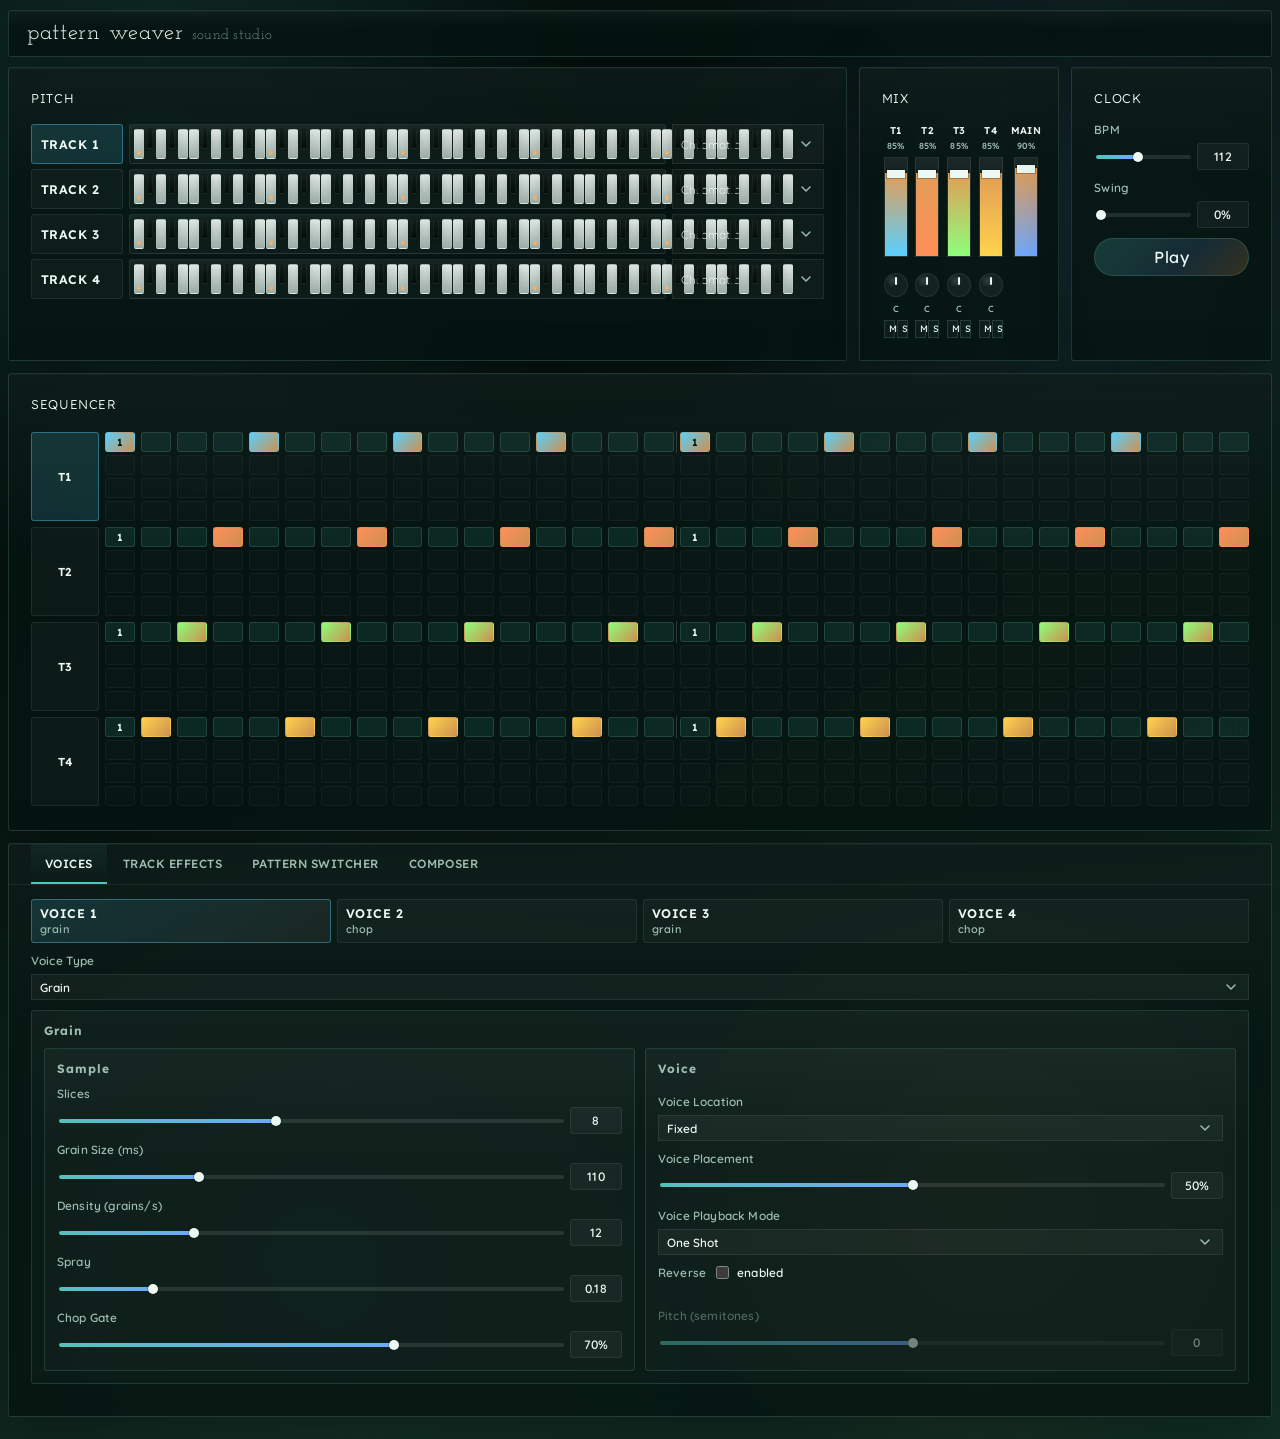
<file: index.html>
<!doctype html>
<html lang="en">
  <head>
    <meta charset="UTF-8" />
    <meta name="viewport" content="width=device-width, initial-scale=1.0" />
    <title>Pattern Weaver Sound Studio</title>
    <link rel="preconnect" href="https://fonts.googleapis.com" />
    <link rel="preconnect" href="https://fonts.gstatic.com" crossorigin />
    <link
      href="https://fonts.googleapis.com/css2?family=Josefin+Slab:wght@200;300;400;500&family=Lexend+Deca:wght@400;500;600;700&family=Quicksand:wght@400;500;600;700&display=swap"
      rel="stylesheet"
    />
    <link rel="stylesheet" href="./styles.css" />
  </head>
  <body>
    <div class="app-shell">
      <header class="hero">
        <div class="hero-copy">
          <h1>pattern weaver</h1>
          <p class="subhead">sound studio</p>
        </div>
      </header>

      <main class="layout layout-v2">
        <section class="panel pane-pitch">
          <div class="panel-head">
            <div class="panel-head-copy">
              <h2>Pitch</h2>
            </div>
          </div>
          <div id="pitch-lanes" class="pitch-lanes"></div>
        </section>

        <section class="panel pane-mix">
          <div class="panel-head">
            <h2>Mix</h2>
          </div>
          <label class="compact-field mix-volume-control ui-hidden">
            Mix Volume
            <div class="slider-row">
              <input id="mix-volume" type="range" min="0" max="100" value="90" />
              <span id="mix-volume-value" class="value-pill">90%</span>
            </div>
          </label>
          <div id="mixer-grid" class="mixer-grid"></div>
        </section>

        <section class="panel pane-clock">
          <div class="panel-head">
            <h2>Clock</h2>
          </div>
          <div class="control-grid micro-control-grid">
            <label class="compact-field span-2">
              BPM
              <div class="slider-row">
                <input id="bpm" type="range" min="60" max="180" value="112" />
                <span id="bpm-value" class="value-pill">112</span>
              </div>
            </label>
            <label class="compact-field span-2">
              Swing
              <div class="slider-row">
                <input id="swing" type="range" min="0" max="100" value="0" />
                <span id="swing-value" class="value-pill">0%</span>
              </div>
            </label>
            <div class="transport-single span-2">
              <button id="transport-toggle" class="primary">Play</button>
            </div>
          </div>
        </section>

        <section class="panel pane-sequence">
          <div class="panel-head">
            <div class="panel-head-copy">
              <h2>Sequencer</h2>
            </div>
          </div>
          <div id="pattern-grid" class="pattern-grid"></div>
        </section>

        <section class="panel pane-workspace">
          <div id="workspace-tabs" class="workspace-tabs" role="tablist" aria-label="Workspace Sections">
            <button class="workspace-tab active" type="button" role="tab" aria-selected="true" data-workspace-tab="voices">Voices</button>
            <button class="workspace-tab" type="button" role="tab" aria-selected="false" data-workspace-tab="track-effects">Track Effects</button>
            <button class="workspace-tab" type="button" role="tab" aria-selected="false" data-workspace-tab="pattern-switcher">Pattern Switcher</button>
            <button class="workspace-tab" type="button" role="tab" aria-selected="false" data-workspace-tab="composer">Composer</button>
          </div>
          <div class="workspace-panels">
            <section class="workspace-panel workspace-panel-voices is-active" data-workspace-panel="voices">
              <div id="track-selector" class="track-selector"></div>
              <label class="compact-field voice-type-control">
                Voice Type
                <select id="mode">
                  <option value="synth">Synth</option>
                  <option value="granular">Grain</option>
                  <option value="chop">Chop</option>
                </select>
              </label>
              <div class="control-stack track-settings-stack">
                <section id="sample-voice-settings-group" class="control-group sample-voice-settings-group" aria-labelledby="sample-voice-group-title">
                  <div class="control-group-head">
                    <h3 id="sample-voice-group-title">Grain</h3>
                  </div>
                  <div class="control-stack track-settings-stack">
                    <section id="sample-settings-group" class="control-group nested-control-group" aria-labelledby="sample-group-title">
                      <div class="control-group-head">
                        <h3 id="sample-group-title">Sample</h3>
                      </div>
                      <div class="control-grid track-settings-grid">
                        <label class="compact-field">
                          Slices
                          <div class="slider-row">
                            <input id="slice-count" type="range" min="2" max="16" value="8" />
                            <span id="slice-count-value" class="value-pill">8</span>
                          </div>
                        </label>
                        <label class="compact-field">
                          Grain Size (ms)
                          <div class="slider-row">
                            <input id="grain-size" type="range" min="20" max="350" value="110" />
                            <span id="grain-size-value" class="value-pill">110</span>
                          </div>
                        </label>
                        <label class="compact-field">
                          Density (grains/s)
                          <div class="slider-row">
                            <input id="grain-density" type="range" min="2" max="40" value="12" />
                            <span id="grain-density-value" class="value-pill">12</span>
                          </div>
                        </label>
                        <label class="compact-field">
                          Spray
                          <div class="slider-row">
                            <input id="spray" type="range" min="0" max="100" value="18" />
                            <span id="spray-value" class="value-pill">0.18</span>
                          </div>
                        </label>
                        <label class="compact-field">
                          Chop Gate
                          <div class="slider-row">
                            <input id="chop-gate" type="range" min="10" max="100" value="70" />
                            <span id="chop-gate-value" class="value-pill">70%</span>
                          </div>
                        </label>
                      </div>
                    </section>

                    <section id="voice-playback-settings-group" class="control-group nested-control-group" aria-labelledby="voice-group-title">
                      <div class="control-group-head">
                        <h3 id="voice-group-title">Voice</h3>
                      </div>
                      <div class="control-grid track-settings-grid">
                        <label class="compact-field">
                          Voice Location
                          <select id="grain-location">
                            <option value="fixed">Fixed</option>
                            <option value="sequential">Sequential</option>
                            <option value="sweep">Sweep</option>
                            <option value="random">Random</option>
                          </select>
                        </label>
                        <label class="compact-field" id="voice-placement-field">
                          Voice Placement
                          <div class="slider-row">
                            <input id="voice-placement" type="range" min="0" max="100" value="50" />
                            <span id="voice-placement-value" class="value-pill">50%</span>
                          </div>
                        </label>
                        <label class="compact-field">
                          Voice Playback Mode
                          <select id="voice-playback-mode">
                            <option value="one-shot">One Shot</option>
                            <option value="loop">Loop</option>
                            <option value="smooth-loop">Smooth Loop</option>
                          </select>
                        </label>
                        <label class="compact-field compact-field-inline">
                          <span>Reverse</span>
                          <span class="checkbox-inline">
                            <input id="reverse" type="checkbox" />
                            <span>enabled</span>
                          </span>
                        </label>
                        <label class="compact-field" id="voice-pitch-field">
                          Pitch (semitones)
                          <div class="slider-row">
                            <input id="pitch" type="range" min="-24" max="24" value="0" />
                            <span id="pitch-value" class="value-pill">0</span>
                          </div>
                        </label>
                      </div>
                    </section>
                  </div>
                </section>

                <section id="synth-settings-group" class="control-group synth-settings-group ui-hidden" aria-labelledby="synth-group-title">
                  <div class="control-group-head">
                    <h3 id="synth-group-title">Synth</h3>
                  </div>
                  <div class="synth-settings-layout">
                    <div class="control-grid track-settings-grid synth-control-grid">
                      <label class="compact-field">
                        Wave
                        <select id="synth-wave">
                          <option value="sine">Sine</option>
                          <option value="triangle">Triangle</option>
                          <option value="sawtooth">Saw</option>
                          <option value="square">Square</option>
                        </select>
                      </label>
                      <label class="compact-field" id="synth-tune-field">
                        Tune
                        <select id="synth-tune"></select>
                      </label>
                      <div class="rotary-field">
                        <span>Wave / Noise Mix</span>
                        <div class="rotary-row">
                          <button id="synth-noise-mix-knob" class="voice-rotary" type="button" aria-label="Wave and noise mix"></button>
                          <span id="synth-noise-mix-value" class="value-pill">0%</span>
                        </div>
                      </div>
                      <label class="compact-field">
                        SVF Type
                        <select id="synth-filter-type">
                          <option value="lowpass">Low Pass</option>
                          <option value="bandpass">Band Pass</option>
                          <option value="highpass">High Pass</option>
                        </select>
                      </label>
                      <label class="compact-field">
                        SVF Frequency
                        <div class="slider-row">
                          <input id="synth-filter-frequency" type="range" min="20" max="16000" value="3200" />
                          <span id="synth-filter-frequency-value" class="value-pill">3.20 kHz</span>
                        </div>
                      </label>
                      <label class="compact-field">
                        SVF Q
                        <div class="slider-row">
                          <input id="synth-filter-q" type="range" min="0.1" max="20" step="0.1" value="0.8" />
                          <span id="synth-filter-q-value" class="value-pill">0.8</span>
                        </div>
                      </label>
                    </div>
                    <section class="control-group nested-control-group synth-visual-group" aria-labelledby="synth-visual-title">
                      <div class="control-group-head">
                        <h3 id="synth-visual-title">Wave Sculpt</h3>
                      </div>
                      <canvas id="synth-waveform-scope" class="synth-waveform-scope" width="520" height="118"></canvas>
                      <label class="compact-field">
                        Wave Shape
                        <div class="slider-row">
                          <input id="synth-wave-shape" type="range" min="0" max="100" value="50" />
                          <span id="synth-wave-shape-value" class="value-pill">50%</span>
                        </div>
                      </label>
                      <label class="compact-field">
                        Amplitude
                        <div class="slider-row">
                          <input id="synth-level" type="range" min="0" max="100" value="70" />
                          <span id="synth-level-value" class="value-pill">70%</span>
                        </div>
                      </label>
                      <label class="compact-field">
                        Wave Fold
                        <div class="slider-row">
                          <input id="synth-fold" type="range" min="0" max="100" value="0" />
                          <span id="synth-fold-value" class="value-pill">0%</span>
                        </div>
                      </label>
                    </section>
                  </div>
                </section>
              </div>
            </section>

            <section class="workspace-panel workspace-panel-track-effects" data-workspace-panel="track-effects">
              <div id="effects-matrix" class="effects-matrix"></div>
            </section>

            <section class="workspace-panel workspace-panel-pattern-switcher" data-workspace-panel="pattern-switcher">
              <div id="sequence-pattern-switcher" class="effects-matrix pattern-switcher-matrix"></div>
            </section>

            <section class="workspace-panel workspace-panel-composer" data-workspace-panel="composer">
              <div class="placeholder-panel">
                <p>Composer tools and higher-level note generation will land here.</p>
              </div>
            </section>
          </div>
        </section>
      </main>

      <section class="legacy-sample-shell" aria-hidden="true">
        <section class="panel">
          <div class="panel-head">
            <div class="panel-head-copy">
              <h2>Sample</h2>
              <p id="sample-status" class="sample-name"></p>
            </div>
            <button id="sample-browser-toggle" class="primary sample-file-picker" type="button">Load New Sample</button>
            <input id="sample-input" type="file" accept="audio/*" hidden />
          </div>
          <canvas id="waveform" width="1200" height="168"></canvas>
          <canvas id="waveform-overview" width="1200" height="28"></canvas>
          <div class="region-grid">
            <label>
              Start
              <input id="region-start" type="range" min="0" max="1000" value="0" />
            </label>
            <label>
              End
              <input id="region-end" type="range" min="0" max="1000" value="1000" />
            </label>
          </div>
        </section>
      </section>
    </div>

    <div id="track-settings-overlay" class="overlay-shell is-hidden" aria-hidden="true">
      <div class="overlay-backdrop" data-track-settings-overlay-close="true"></div>
      <section class="overlay-panel" role="dialog" aria-modal="true" aria-labelledby="track-settings-title">
        <div class="panel-head overlay-head">
          <div class="panel-head-copy">
            <h2 id="track-settings-title">Pattern Settings</h2>
            <p id="track-settings-track"></p>
          </div>
          <button id="track-settings-close" type="button">Close</button>
        </div>
        <div id="track-settings-group" class="control-group sequence-settings-group track-settings-overlay-group">
          <div class="sequence-settings-stack pattern-settings-stack">
            <label class="compact-field span-2">
              Pattern
              <select id="track-pattern-select">
                <option value="0">Pattern 1</option>
                <option value="1">Pattern 2</option>
                <option value="2">Pattern 3</option>
                <option value="3">Pattern 4</option>
                <option value="4">Pattern 5</option>
                <option value="5">Pattern 6</option>
                <option value="6">Pattern 7</option>
                <option value="7">Pattern 8</option>
              </select>
            </label>
            <section class="control-group nested-control-group track-step-fill-group" aria-labelledby="track-sequencer-title">
              <div class="control-group-head">
                <h3 id="track-sequencer-title">Sequencer</h3>
              </div>
              <div class="control-grid track-settings-grid">
                <label class="compact-field">
                  Voice
                  <select id="pattern-voice-select">
                    <option value="0">Voice 1</option>
                    <option value="1">Voice 2</option>
                    <option value="2">Voice 3</option>
                    <option value="3">Voice 4</option>
                  </select>
                </label>
                <label class="compact-field">
                  Steps / Bar
                  <div class="slider-row">
                    <input id="track-steps" type="range" min="1" max="32" value="16" />
                    <span id="track-steps-value" class="value-pill">16</span>
                  </div>
                </label>
                <label class="compact-field">
                  Bars
                  <div class="slider-row">
                    <input id="track-bars" type="range" min="1" max="8" value="2" />
                    <span id="track-bars-value" class="value-pill">2</span>
                  </div>
                </label>
                <label class="compact-field">
                  Playback Mode
                  <select id="track-playback-mode">
                    <option value="forward">Forward</option>
                    <option value="ping-pong">Ping Pong</option>
                    <option value="random">Random</option>
                    <option value="reverse">Reverse</option>
                  </select>
                </label>
                <label class="compact-field">
                  Step Probability
                  <div class="slider-row">
                    <input id="track-step-probability" type="range" min="0" max="100" value="100" />
                    <span id="track-step-probability-value" class="value-pill">100%</span>
                  </div>
                </label>
              </div>
            </section>
            <section class="control-group nested-control-group track-step-fill-group" aria-labelledby="track-envelope-title">
              <div class="control-group-head">
                <h3 id="track-envelope-title">ADSR Envelope</h3>
              </div>
              <div class="control-grid track-settings-grid">
                <label class="compact-field">
                  Attack (ms)
                  <div class="slider-row">
                    <input id="track-envelope-attack" type="range" min="0" max="2000" step="1" value="10" />
                    <span id="track-envelope-attack-value" class="value-pill">10</span>
                  </div>
                </label>
                <label class="compact-field">
                  Decay (ms)
                  <div class="slider-row">
                    <input id="track-envelope-decay" type="range" min="0" max="2000" step="1" value="80" />
                    <span id="track-envelope-decay-value" class="value-pill">80</span>
                  </div>
                </label>
                <label class="compact-field">
                  Sustain (%)
                  <div class="slider-row">
                    <input id="track-envelope-sustain" type="range" min="0" max="100" step="1" value="70" />
                    <span id="track-envelope-sustain-value" class="value-pill">70%</span>
                  </div>
                </label>
                <label class="compact-field">
                  Release (ms)
                  <div class="slider-row">
                    <input id="track-envelope-release" type="range" min="0" max="3000" step="1" value="120" />
                    <span id="track-envelope-release-value" class="value-pill">120</span>
                  </div>
                </label>
              </div>
            </section>
            <section class="control-group nested-control-group track-step-fill-group" aria-labelledby="track-step-fill-title">
              <div class="control-group-head">
                <h3 id="track-step-fill-title">Step Fill</h3>
              </div>
              <div class="control-grid track-settings-grid">
                <label class="compact-field">
                  Type
                  <select id="track-step-fill-type">
                    <option value="none">None</option>
                    <option value="even">Even</option>
                    <option value="random">Random</option>
                  </select>
                </label>
                <label class="compact-field">
                  Amount
                  <div class="slider-row">
                    <input id="track-step-fill-amount" type="range" min="0" max="100" value="0" />
                    <span id="track-step-fill-amount-value" class="value-pill">0%</span>
                  </div>
                </label>
              </div>
            </section>
            <section class="control-group nested-control-group track-step-fill-group" aria-labelledby="track-pitch-fill-title">
              <div class="control-group-head">
                <h3 id="track-pitch-fill-title">Pitch Fill</h3>
              </div>
              <div class="control-grid track-settings-grid">
                <label class="compact-field">
                  Type
                  <select id="track-pitch-fill-type">
                    <option value="single">Single</option>
                    <option value="rising">Rising</option>
                    <option value="falling">Falling</option>
                    <option value="random-once">Random Once</option>
                    <option value="random-every">Random Every</option>
                  </select>
                </label>
                <label class="compact-field">
                  From
                  <select id="track-pitch-fill-from"></select>
                </label>
                <label class="compact-field" id="track-pitch-fill-to-field">
                  To
                  <select id="track-pitch-fill-to"></select>
                </label>
              </div>
            </section>
          </div>
        </div>
      </section>
    </div>

    <div id="filter-overlay" class="overlay-shell is-hidden" aria-hidden="true">
      <div class="overlay-backdrop" data-overlay-close="true"></div>
      <section class="overlay-panel" role="dialog" aria-modal="true" aria-labelledby="filter-overlay-title">
        <div class="panel-head overlay-head">
          <div class="panel-head-copy">
            <h2 id="filter-overlay-title">Filter Settings</h2>
            <p id="filter-overlay-track"></p>
          </div>
          <button id="filter-overlay-close" type="button">Close</button>
        </div>
        <div class="control-stack overlay-controls">
          <label class="compact-field">
            Frequency
            <div class="slider-row">
              <input id="filter-frequency" type="range" min="20" max="16000" step="1" value="1200" />
              <span id="filter-frequency-value" class="value-pill">1.20 kHz</span>
            </div>
          </label>
          <label class="compact-field">
            Q
            <div class="slider-row">
              <input id="filter-q" type="range" min="0.1" max="20" step="0.1" value="0.8" />
              <span id="filter-q-value" class="value-pill">0.8</span>
            </div>
          </label>
          <fieldset class="radio-group">
            <legend>Mode</legend>
            <label class="radio-chip">
              <input type="radio" name="filter-type" value="lowpass" checked />
              <span>LP</span>
            </label>
            <label class="radio-chip">
              <input type="radio" name="filter-type" value="bandpass" />
              <span>BP</span>
            </label>
            <label class="radio-chip">
              <input type="radio" name="filter-type" value="highpass" />
              <span>HP</span>
            </label>
          </fieldset>
        </div>
      </section>
    </div>

    <div id="delay-overlay" class="overlay-shell is-hidden" aria-hidden="true">
      <div class="overlay-backdrop" data-delay-overlay-close="true"></div>
      <section class="overlay-panel" role="dialog" aria-modal="true" aria-labelledby="delay-overlay-title">
        <div class="panel-head overlay-head">
          <div class="panel-head-copy">
            <h2 id="delay-overlay-title">Delay Settings</h2>
            <p id="delay-overlay-track"></p>
          </div>
          <button id="delay-overlay-close" type="button">Close</button>
        </div>
        <div class="control-stack overlay-controls">
          <label class="compact-field">
            Time
            <div class="slider-row">
              <input id="delay-time" type="range" min="40" max="1200" step="1" value="280" />
              <span id="delay-time-value" class="value-pill">280 ms</span>
            </div>
          </label>
          <label class="compact-field">
            Feedback
            <div class="slider-row">
              <input id="delay-feedback" type="range" min="0" max="95" step="1" value="35" />
              <span id="delay-feedback-value" class="value-pill">35%</span>
            </div>
          </label>
          <label class="compact-field">
            Decay
            <div class="slider-row">
              <input id="delay-decay" type="range" min="0" max="100" step="1" value="55" />
              <span id="delay-decay-value" class="value-pill">55%</span>
            </div>
          </label>
          <label class="compact-field">
            Tone
            <div class="slider-row">
              <input id="delay-tone" type="range" min="0" max="100" step="1" value="60" />
              <span id="delay-tone-value" class="value-pill">60%</span>
            </div>
          </label>
          <label class="compact-field">
            Mix
            <div class="slider-row">
              <input id="delay-mix" type="range" min="0" max="100" step="1" value="30" />
              <span id="delay-mix-value" class="value-pill">30%</span>
            </div>
          </label>
        </div>
      </section>
    </div>

    <div id="drift-overlay" class="overlay-shell is-hidden" aria-hidden="true">
      <div class="overlay-backdrop" data-drift-overlay-close="true"></div>
      <section class="overlay-panel" role="dialog" aria-modal="true" aria-labelledby="drift-overlay-title">
        <div class="panel-head overlay-head">
          <div class="panel-head-copy">
            <h2 id="drift-overlay-title">Drift Settings</h2>
            <p id="drift-overlay-track"></p>
          </div>
          <button id="drift-overlay-close" type="button">Close</button>
        </div>
        <div class="control-stack overlay-controls">
          <label class="compact-field">
            Rate (s)
            <input id="drift-rate" type="text" inputmode="decimal" value="1.5" />
          </label>
          <label class="compact-field">
            Amount (+/- %)
            <div class="slider-row">
              <input id="drift-amount" type="range" min="0" max="100" step="1" value="35" />
              <span id="drift-amount-value" class="value-pill">35%</span>
            </div>
          </label>
        </div>
      </section>
    </div>

    <div id="swell-overlay" class="overlay-shell is-hidden" aria-hidden="true">
      <div class="overlay-backdrop" data-swell-overlay-close="true"></div>
      <section class="overlay-panel" role="dialog" aria-modal="true" aria-labelledby="swell-overlay-title">
        <div class="panel-head overlay-head">
          <div class="panel-head-copy">
            <h2 id="swell-overlay-title">Swell Settings</h2>
            <p id="swell-overlay-track"></p>
          </div>
          <button id="swell-overlay-close" type="button">Close</button>
        </div>
        <div class="control-stack overlay-controls">
          <label class="compact-field">
            Rate (s)
            <input id="swell-rate" type="text" inputmode="decimal" value="1.8" />
          </label>
          <label class="compact-field">
            Amount (+/- %)
            <div class="slider-row">
              <input id="swell-amount" type="range" min="0" max="100" step="1" value="18" />
              <span id="swell-amount-value" class="value-pill">18%</span>
            </div>
          </label>
        </div>
      </section>
    </div>

    <div id="sample-browser-overlay" class="overlay-shell is-hidden" aria-hidden="true">
      <div class="overlay-backdrop" data-sample-overlay-close="true"></div>
      <section class="overlay-panel sample-browser-panel" role="dialog" aria-modal="true" aria-labelledby="sample-browser-title">
        <div class="panel-head overlay-head">
          <div class="panel-head-copy">
            <h2 id="sample-browser-title">Sample Library</h2>
            <p>Load from the repo `samples` folder or choose a local file.</p>
          </div>
          <button id="sample-browser-close" type="button">Close</button>
        </div>
        <div class="sample-browser-sections">
          <div class="control-group sample-browser-group">
            <div class="control-group-head">
              <h3>Repo Samples</h3>
            </div>
            <div id="sample-library-list" class="sample-library-list"></div>
          </div>
          <div class="control-group sample-browser-group">
            <div class="control-group-head">
              <h3>Local File</h3>
            </div>
            <label class="file-picker primary sample-browser-picker">
              <span>Choose From Computer</span>
              <input id="sample-browser-input" type="file" accept="audio/*" />
            </label>
          </div>
        </div>
      </section>
    </div>

    <script type="module" src="./app.js"></script>
  </body>
</html>
</file>
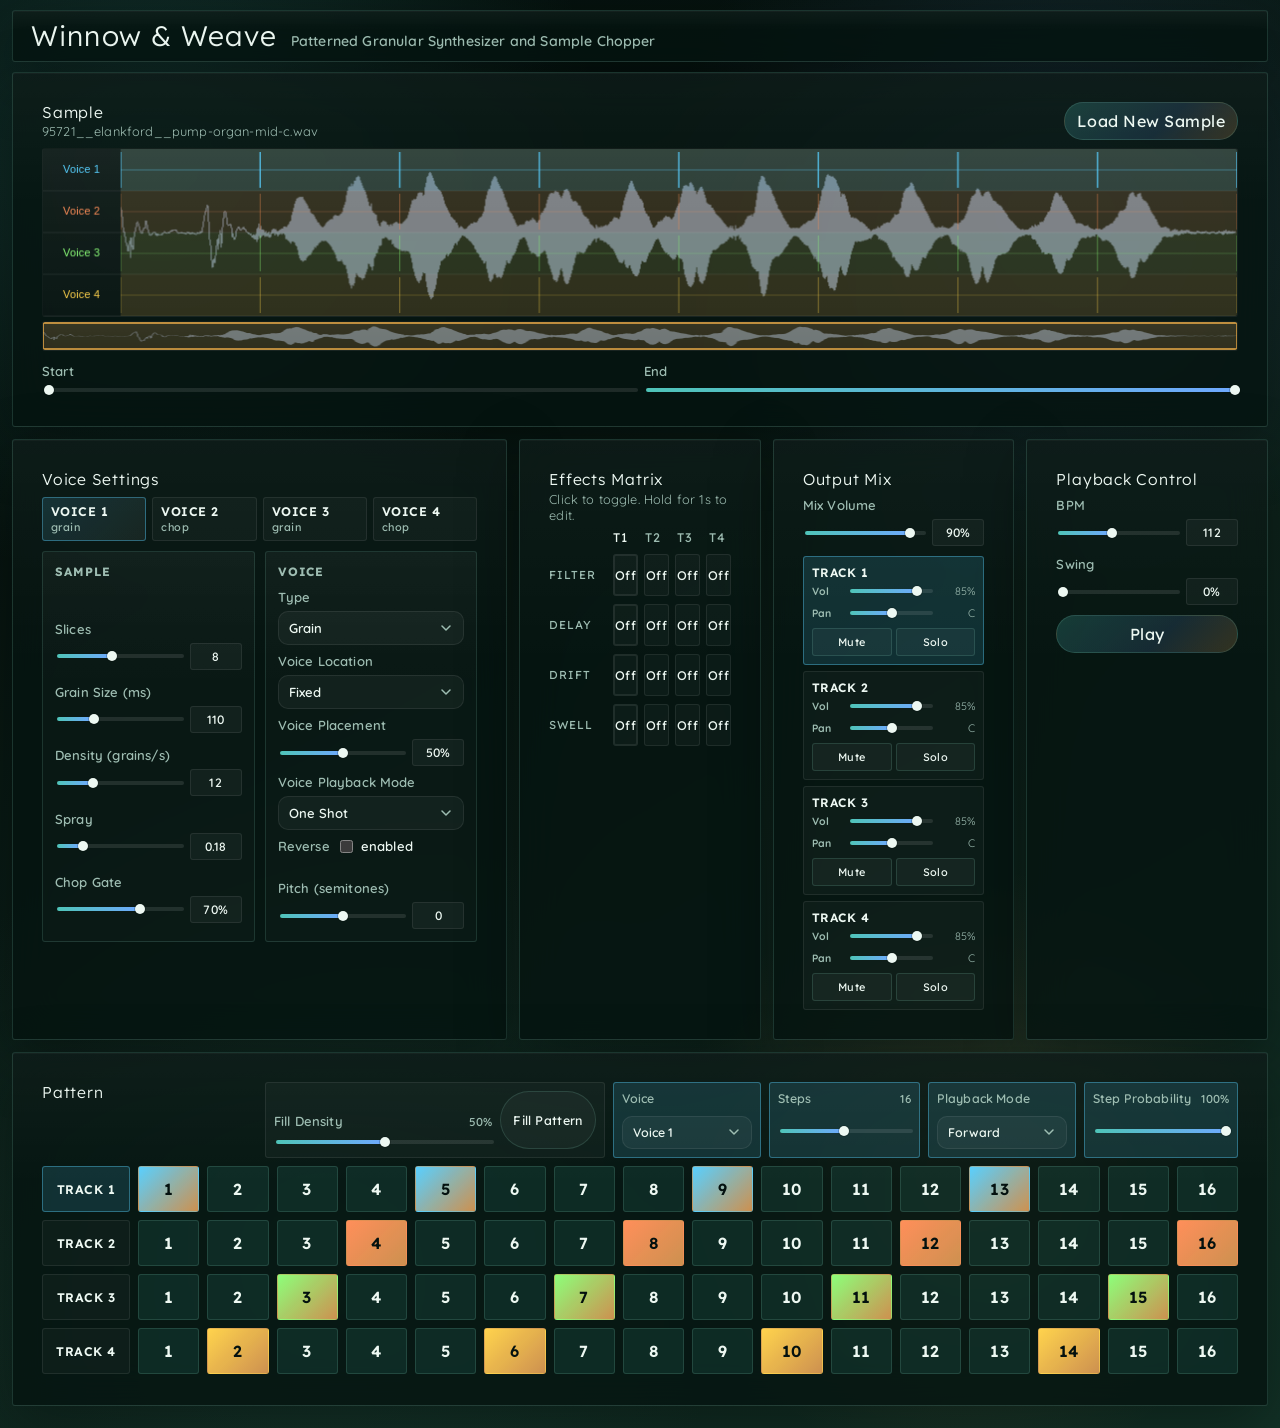
<file: prototype-v1/index.html>
<!doctype html>
<html lang="en">
  <head>
    <meta charset="UTF-8" />
    <meta name="viewport" content="width=device-width, initial-scale=1.0" />
    <title>Grain and Chop</title>
    <link rel="preconnect" href="https://fonts.googleapis.com" />
    <link rel="preconnect" href="https://fonts.gstatic.com" crossorigin />
    <link
      href="https://fonts.googleapis.com/css2?family=Lexend+Deca:wght@400;500;600;700&family=Quicksand:wght@400;500;600;700&display=swap"
      rel="stylesheet"
    />
    <link rel="stylesheet" href="./styles.css" />
  </head>
  <body>
    <div class="app-shell">
      <header class="hero">
        <div class="hero-copy">
          <h1>Winnow &amp; Weave</h1>
          <p class="subhead">Patterned Granular Synthesizer and Sample Chopper</p>
        </div>
      </header>

      <main class="layout">
        <section class="panel panel-wide">
          <div class="panel-head">
            <div class="panel-head-copy">
              <h2>Sample</h2>
              <p id="sample-status" class="sample-name"></p>
            </div>
            <button id="sample-browser-toggle" class="primary sample-file-picker" type="button">Load New Sample</button>
            <input id="sample-input" type="file" accept="audio/*" hidden />
          </div>
          <canvas id="waveform" width="1200" height="168"></canvas>
          <canvas id="waveform-overview" width="1200" height="28"></canvas>
          <div class="region-grid">
            <label>
              Start
              <input id="region-start" type="range" min="0" max="1000" value="0" />
            </label>
            <label>
              End
              <input id="region-end" type="range" min="0" max="1000" value="1000" />
            </label>
          </div>
        </section>

        <section class="panel panel-span-2 voice-panel">
          <div class="panel-head">
            <h2>Voice Settings</h2>
          </div>
          <div id="track-selector" class="track-selector"></div>
          <div class="control-stack track-settings-stack">
            <section class="control-group" aria-labelledby="sample-group-title">
              <div class="control-group-head">
                <h3 id="sample-group-title">Sample</h3>
              </div>
              <div class="control-grid track-settings-grid">
                <label class="compact-field">
                  Slices
                  <div class="slider-row">
                    <input id="slice-count" type="range" min="2" max="16" value="8" />
                    <span id="slice-count-value" class="value-pill">8</span>
                  </div>
                </label>
                <label class="compact-field">
                  Grain Size (ms)
                  <div class="slider-row">
                    <input id="grain-size" type="range" min="20" max="350" value="110" />
                    <span id="grain-size-value" class="value-pill">110</span>
                  </div>
                </label>
                <label class="compact-field">
                  Density (grains/s)
                  <div class="slider-row">
                    <input id="grain-density" type="range" min="2" max="40" value="12" />
                    <span id="grain-density-value" class="value-pill">12</span>
                  </div>
                </label>
                <label class="compact-field">
                  Spray
                  <div class="slider-row">
                    <input id="spray" type="range" min="0" max="100" value="18" />
                    <span id="spray-value" class="value-pill">0.18</span>
                  </div>
                </label>
                <label class="compact-field">
                  Chop Gate
                  <div class="slider-row">
                    <input id="chop-gate" type="range" min="10" max="100" value="70" />
                    <span id="chop-gate-value" class="value-pill">70%</span>
                  </div>
                </label>
              </div>
            </section>

            <section class="control-group" aria-labelledby="voice-group-title">
              <div class="control-group-head">
                <h3 id="voice-group-title">Voice</h3>
              </div>
              <div class="control-grid track-settings-grid">
                <label class="compact-field">
                  Type
                  <select id="mode">
                    <option value="granular">Grain</option>
                    <option value="chop">Chop</option>
                  </select>
                </label>
                <label class="compact-field">
                  Voice Location
                  <select id="grain-location">
                    <option value="fixed">Fixed</option>
                    <option value="sequential">Sequential</option>
                    <option value="sweep">Sweep</option>
                    <option value="random">Random</option>
                  </select>
                </label>
                <label class="compact-field" id="voice-placement-field">
                  Voice Placement
                  <div class="slider-row">
                    <input id="voice-placement" type="range" min="0" max="100" value="50" />
                    <span id="voice-placement-value" class="value-pill">50%</span>
                  </div>
                </label>
                <label class="compact-field">
                  Voice Playback Mode
                  <select id="voice-playback-mode">
                    <option value="one-shot">One Shot</option>
                    <option value="loop">Loop</option>
                    <option value="smooth-loop">Smooth Loop</option>
                  </select>
                </label>
                <label class="compact-field compact-field-inline">
                  <span>Reverse</span>
                  <span class="checkbox-inline">
                    <input id="reverse" type="checkbox" />
                    <span>enabled</span>
                  </span>
                </label>
                <label class="compact-field">
                  Pitch (semitones)
                  <div class="slider-row">
                    <input id="pitch" type="range" min="-24" max="24" value="0" />
                    <span id="pitch-value" class="value-pill">0</span>
                  </div>
                </label>
              </div>
            </section>
          </div>
        </section>

        <section class="panel effects-panel">
          <div class="panel-head">
            <div class="panel-head-copy">
              <h2>Effects Matrix</h2>
              <p>Click to toggle. Hold for 1s to edit.</p>
            </div>
          </div>
          <div id="effects-matrix" class="effects-matrix"></div>
        </section>

        <section class="panel mixer-panel">
          <div class="panel-head">
            <h2>Output Mix</h2>
          </div>
          <label class="compact-field mix-volume-control">
            Mix Volume
            <div class="slider-row">
              <input id="mix-volume" type="range" min="0" max="100" value="90" />
              <span id="mix-volume-value" class="value-pill">90%</span>
            </div>
          </label>
          <div id="mixer-grid" class="mixer-grid"></div>
        </section>

        <section class="panel micro-panel">
          <div class="panel-head">
            <div class="panel-head-copy">
              <h2>Playback Control</h2>
            </div>
          </div>
          <div class="control-grid micro-control-grid">
            <label class="compact-field span-2">
              BPM
              <div class="slider-row">
                <input id="bpm" type="range" min="60" max="180" value="112" />
                <span id="bpm-value" class="value-pill">112</span>
              </div>
            </label>
            <label class="compact-field span-2">
              Swing
              <div class="slider-row">
                <input id="swing" type="range" min="0" max="100" value="0" />
                <span id="swing-value" class="value-pill">0%</span>
              </div>
            </label>
            <div class="transport-single span-2">
              <button id="transport-toggle" class="primary">Play</button>
            </div>
          </div>
        </section>

        <section class="panel panel-wide">
          <div class="panel-head panel-head-pattern">
            <div class="panel-head-copy">
              <h2>Pattern</h2>
            </div>
            <div class="pattern-head-actions">
              <div class="fill-pattern-control">
                <label class="fill-density-control">
                  <span class="pattern-steps-meta">
                    <span>Fill Density</span>
                    <span id="fill-density-value" class="pattern-steps-value">50%</span>
                  </span>
                  <input id="fill-density" type="range" min="0" max="100" value="50" />
                </label>
                <button id="randomize-pattern">Fill Pattern</button>
              </div>
              <label class="pattern-rate-control">
                <span class="pattern-steps-meta">
                  <span>Voice</span>
                </span>
                <select id="pattern-voice-select">
                  <option value="0">Voice 1</option>
                  <option value="1">Voice 2</option>
                  <option value="2">Voice 3</option>
                  <option value="3">Voice 4</option>
                </select>
              </label>
              <label class="pattern-rate-control">
                <span class="pattern-steps-meta">
                  <span>Steps</span>
                  <span id="track-steps-value" class="pattern-steps-value">16</span>
                </span>
                <input id="track-steps" type="range" min="1" max="32" value="16" />
              </label>
              <label class="pattern-rate-control">
                <span class="pattern-steps-meta">
                  <span>Playback Mode</span>
                </span>
                <select id="track-playback-mode">
                  <option value="forward">Forward</option>
                  <option value="ping-pong">Ping Pong</option>
                  <option value="random">Random</option>
                  <option value="reverse">Reverse</option>
                </select>
              </label>
              <label class="pattern-rate-control">
                <span class="pattern-steps-meta">
                  <span>Step Probability</span>
                  <span id="track-step-probability-value" class="pattern-steps-value">100%</span>
                </span>
                <input id="track-step-probability" type="range" min="0" max="100" value="100" />
              </label>
            </div>
          </div>
          <div id="pattern-grid" class="pattern-grid"></div>
        </section>
      </main>
    </div>

    <div id="filter-overlay" class="overlay-shell is-hidden" aria-hidden="true">
      <div class="overlay-backdrop" data-overlay-close="true"></div>
      <section class="overlay-panel" role="dialog" aria-modal="true" aria-labelledby="filter-overlay-title">
        <div class="panel-head overlay-head">
          <div class="panel-head-copy">
            <h2 id="filter-overlay-title">Filter Settings</h2>
            <p id="filter-overlay-track"></p>
          </div>
          <button id="filter-overlay-close" type="button">Close</button>
        </div>
        <div class="control-stack overlay-controls">
          <label class="compact-field">
            Frequency
            <div class="slider-row">
              <input id="filter-frequency" type="range" min="20" max="16000" step="1" value="1200" />
              <span id="filter-frequency-value" class="value-pill">1.20 kHz</span>
            </div>
          </label>
          <label class="compact-field">
            Q
            <div class="slider-row">
              <input id="filter-q" type="range" min="0.1" max="20" step="0.1" value="0.8" />
              <span id="filter-q-value" class="value-pill">0.8</span>
            </div>
          </label>
          <fieldset class="radio-group">
            <legend>Mode</legend>
            <label class="radio-chip">
              <input type="radio" name="filter-type" value="lowpass" checked />
              <span>LP</span>
            </label>
            <label class="radio-chip">
              <input type="radio" name="filter-type" value="bandpass" />
              <span>BP</span>
            </label>
            <label class="radio-chip">
              <input type="radio" name="filter-type" value="highpass" />
              <span>HP</span>
            </label>
          </fieldset>
        </div>
      </section>
    </div>

    <div id="delay-overlay" class="overlay-shell is-hidden" aria-hidden="true">
      <div class="overlay-backdrop" data-delay-overlay-close="true"></div>
      <section class="overlay-panel" role="dialog" aria-modal="true" aria-labelledby="delay-overlay-title">
        <div class="panel-head overlay-head">
          <div class="panel-head-copy">
            <h2 id="delay-overlay-title">Delay Settings</h2>
            <p id="delay-overlay-track"></p>
          </div>
          <button id="delay-overlay-close" type="button">Close</button>
        </div>
        <div class="control-stack overlay-controls">
          <label class="compact-field">
            Time
            <div class="slider-row">
              <input id="delay-time" type="range" min="40" max="1200" step="1" value="280" />
              <span id="delay-time-value" class="value-pill">280 ms</span>
            </div>
          </label>
          <label class="compact-field">
            Feedback
            <div class="slider-row">
              <input id="delay-feedback" type="range" min="0" max="95" step="1" value="35" />
              <span id="delay-feedback-value" class="value-pill">35%</span>
            </div>
          </label>
          <label class="compact-field">
            Decay
            <div class="slider-row">
              <input id="delay-decay" type="range" min="0" max="100" step="1" value="55" />
              <span id="delay-decay-value" class="value-pill">55%</span>
            </div>
          </label>
          <label class="compact-field">
            Tone
            <div class="slider-row">
              <input id="delay-tone" type="range" min="0" max="100" step="1" value="60" />
              <span id="delay-tone-value" class="value-pill">60%</span>
            </div>
          </label>
          <label class="compact-field">
            Mix
            <div class="slider-row">
              <input id="delay-mix" type="range" min="0" max="100" step="1" value="30" />
              <span id="delay-mix-value" class="value-pill">30%</span>
            </div>
          </label>
        </div>
      </section>
    </div>

    <div id="drift-overlay" class="overlay-shell is-hidden" aria-hidden="true">
      <div class="overlay-backdrop" data-drift-overlay-close="true"></div>
      <section class="overlay-panel" role="dialog" aria-modal="true" aria-labelledby="drift-overlay-title">
        <div class="panel-head overlay-head">
          <div class="panel-head-copy">
            <h2 id="drift-overlay-title">Drift Settings</h2>
            <p id="drift-overlay-track"></p>
          </div>
          <button id="drift-overlay-close" type="button">Close</button>
        </div>
        <div class="control-stack overlay-controls">
          <label class="compact-field">
            Rate (ms)
            <input id="drift-rate" type="text" inputmode="numeric" value="1500" />
          </label>
          <div class="compact-field">
            <span class="dual-range-meta">
              <span>Range</span>
              <span><span id="drift-range-min-value">L35</span> to <span id="drift-range-max-value">R35</span></span>
            </span>
            <div id="drift-range" class="dual-range">
              <div class="dual-range-track"></div>
              <div class="dual-range-fill"></div>
              <input id="drift-range-min" class="dual-range-input" type="range" min="-100" max="100" step="1" value="-35" />
              <input id="drift-range-max" class="dual-range-input" type="range" min="-100" max="100" step="1" value="35" />
            </div>
          </div>
        </div>
      </section>
    </div>

    <div id="swell-overlay" class="overlay-shell is-hidden" aria-hidden="true">
      <div class="overlay-backdrop" data-swell-overlay-close="true"></div>
      <section class="overlay-panel" role="dialog" aria-modal="true" aria-labelledby="swell-overlay-title">
        <div class="panel-head overlay-head">
          <div class="panel-head-copy">
            <h2 id="swell-overlay-title">Swell Settings</h2>
            <p id="swell-overlay-track"></p>
          </div>
          <button id="swell-overlay-close" type="button">Close</button>
        </div>
        <div class="control-stack overlay-controls">
          <label class="compact-field">
            Rate (ms)
            <input id="swell-rate" type="text" inputmode="numeric" value="1800" />
          </label>
          <div class="compact-field">
            <span class="dual-range-meta">
              <span>Range</span>
              <span><span id="swell-range-min-value">65%</span> to <span id="swell-range-max-value">100%</span></span>
            </span>
            <div id="swell-range" class="dual-range">
              <div class="dual-range-track"></div>
              <div class="dual-range-fill"></div>
              <input id="swell-range-min" class="dual-range-input" type="range" min="0" max="100" step="1" value="65" />
              <input id="swell-range-max" class="dual-range-input" type="range" min="0" max="100" step="1" value="100" />
            </div>
          </div>
        </div>
      </section>
    </div>

    <div id="sample-browser-overlay" class="overlay-shell is-hidden" aria-hidden="true">
      <div class="overlay-backdrop" data-sample-overlay-close="true"></div>
      <section class="overlay-panel sample-browser-panel" role="dialog" aria-modal="true" aria-labelledby="sample-browser-title">
        <div class="panel-head overlay-head">
          <div class="panel-head-copy">
            <h2 id="sample-browser-title">Sample Library</h2>
            <p>Load from the repo `samples` folder or choose a local file.</p>
          </div>
          <button id="sample-browser-close" type="button">Close</button>
        </div>
        <div class="sample-browser-sections">
          <div class="control-group sample-browser-group">
            <div class="control-group-head">
              <h3>Repo Samples</h3>
            </div>
            <div id="sample-library-list" class="sample-library-list"></div>
          </div>
          <div class="control-group sample-browser-group">
            <div class="control-group-head">
              <h3>Local File</h3>
            </div>
            <label class="file-picker primary sample-browser-picker">
              <span>Choose From Computer</span>
              <input id="sample-browser-input" type="file" accept="audio/*" />
            </label>
          </div>
        </div>
      </section>
    </div>

    <script type="module" src="./app.js"></script>
  </body>
</html>
</file>
<file: styles.css>
:root {
  color-scheme: dark;
  --bg: #06130f;
  --bg2: #0d221b;
  --bg3: #123126;
  --panel: rgba(6, 20, 16, 0.82);
  --panel-strong: rgba(7, 26, 20, 0.94);
  --line: rgba(126, 205, 185, 0.18);
  --line-strong: rgba(126, 205, 185, 0.34);
  --text: #edf8f2;
  --muted: #9ebdb2;
  --accent: #4fc4b8;
  --accent-2: #6fa9ff;
  --accent-3: #ffaf5f;
  --danger: #ff8b7d;
  --step-off: rgba(79, 196, 184, 0.11);
  --step-on: linear-gradient(135deg, #4fc4b8, #ffaf5f);
  --track-color: #6fa9ff;
  --track-color-soft: rgba(111, 169, 255, 0.16);
  --track-color-strong: rgba(111, 169, 255, 0.34);
  --pane-radius: 3px;
  --font-display: "Lexend Deca", "Avenir Next", sans-serif;
  --font-body: "Quicksand", "Avenir Next", sans-serif;
}


* {
  box-sizing: border-box;
}

body {
  margin: 0;
  min-height: 100vh;
  font-family: var(--font-body);
  background:
    radial-gradient(circle at 12% 10%, rgba(79, 196, 184, 0.18), transparent 26%),
    radial-gradient(circle at 82% 14%, rgba(111, 169, 255, 0.14), transparent 24%),
    radial-gradient(circle at 76% 82%, rgba(255, 175, 95, 0.14), transparent 20%),
    radial-gradient(circle at 24% 86%, rgba(48, 110, 93, 0.2), transparent 28%),
    linear-gradient(150deg, #04100d 0%, var(--bg) 24%, var(--bg2) 58%, var(--bg3) 100%);
  color: var(--text);
  letter-spacing: 0.01em;
}

button,
input,
select {
  font: inherit;
}

.app-shell {
  width: min(2120px, calc(100vw - 16px));
  margin: 0 auto;
  padding: 10px 0 22px;
}

.hero,
.panel {
  border: 1px solid var(--line);
  background:
    linear-gradient(180deg, rgba(255, 255, 255, 0.03), transparent 38%),
    var(--panel);
  backdrop-filter: blur(20px);
  border-radius: var(--pane-radius);
  box-shadow:
    0 18px 60px rgba(0, 0, 0, 0.34),
    inset 0 1px 0 rgba(255, 255, 255, 0.03);
}

.hero {
  display: flex;
  justify-content: space-between;
  align-items: center;
  gap: 16px;
  padding: 11px 18px;
  margin-bottom: 10px;
}

.hero-copy {
  display: flex;
  align-items: baseline;
  gap: 8px;
  min-width: 0;
}

h1,
h2,
p,
h3 {
  margin: 0;
}

h1 {
  font-family: "Josefin Slab", var(--font-display);
  font-size: clamp(1.05rem, 1.8vw, 1.6rem);
  line-height: 1;
  margin-bottom: 0;
  white-space: nowrap;
  letter-spacing: 0.03em;
  font-weight: 400;
  text-transform: lowercase;
}

.subhead {
  font-family: "Josefin Slab", var(--font-display);
  max-width: none;
  color: var(--muted);
  font-size: clamp(0.68rem, 1.15vw, 1rem);
  font-style: normal;
  font-weight: 300;
  letter-spacing: 0.02em;
  text-transform: lowercase;
  white-space: nowrap;
  overflow: hidden;
  text-overflow: ellipsis;
}

.hero-actions {
  display: flex;
  align-items: center;
  gap: 8px;
  flex-wrap: nowrap;
}

button,
.file-picker {
  font-family: var(--font-display);
  border: 1px solid var(--line);
  border-radius: 999px;
  color: var(--text);
  background: rgba(255, 255, 255, 0.035);
  padding: 8px 12px;
  cursor: pointer;
  transition: transform 120ms ease, border-color 120ms ease, background 120ms ease;
  letter-spacing: 0.03em;
}

button:hover,
.file-picker:hover {
  transform: translateY(-1px);
  border-color: rgba(79, 196, 184, 0.52);
}

button.primary,
.file-picker.primary {
  background: linear-gradient(135deg, rgba(79, 196, 184, 0.22), rgba(111, 169, 255, 0.14) 58%, rgba(255, 175, 95, 0.18));
}

.file-picker input {
  display: none;
}

.layout {
  display: grid;
  grid-template-columns: repeat(6, minmax(0, 1fr));
  grid-template-rows: minmax(162px, auto) minmax(180px, auto) minmax(180px, auto) minmax(180px, auto);
  gap: 12px;
  align-items: stretch;
}

.panel {
  padding: 22px;
  min-width: 0;
}

.layout-v2 > .panel {
  min-height: 0;
}

.pane-pitch {
  grid-column: 1 / span 4;
  grid-row: 1;
}

.pane-mix {
  grid-column: 5;
  grid-row: 1;
}

.pane-clock {
  grid-column: 6;
  grid-row: 1;
}

.pane-sequence {
  grid-column: 1 / span 6;
  grid-row: 2;
}

.pane-workspace {
  grid-column: 1 / span 6;
  grid-row: 3 / span 2;
  padding-top: 0;
}

.legacy-sample-shell {
  display: none;
}

.panel-head {
  display: flex;
  justify-content: space-between;
  gap: 10px;
  align-items: flex-start;
  margin-bottom: 16px;
}

.panel-head-copy {
  display: grid;
  gap: 2px;
}

h2 {
  font-family: var(--font-display);
  font-size: 0.8rem;
  letter-spacing: 0.05em;
  font-weight: 300;
  text-transform: uppercase;
}

.panel-head p,
.hint {
  color: var(--muted);
  font-size: 0.8rem;
}

.layout-v2 > .panel .panel-head p {
  display: none;
}

.diagnostics {
  margin-bottom: 0;
  padding: 7px 10px;
  border-radius: 10px;
  border: 1px solid rgba(255, 255, 255, 0.06);
  background: rgba(255, 255, 255, 0.03);
  color: var(--muted);
  font-size: 0.8rem;
  line-height: 1.2;
  max-width: 360px;
}

.diagnostics.ok {
  color: #b9ffd8;
  border-color: rgba(112, 255, 178, 0.25);
}

.diagnostics.warn {
  color: #ffe2a8;
  border-color: rgba(255, 205, 112, 0.25);
}

.diagnostics.error {
  color: #ffc3c3;
  border-color: rgba(255, 123, 123, 0.28);
}

#waveform,
#waveform-overview {
  width: 100%;
  height: auto;
  border-radius: var(--pane-radius);
  background:
    linear-gradient(180deg, rgba(255, 255, 255, 0.04), transparent),
    rgba(0, 0, 0, 0.22);
  border: 1px solid rgba(255, 255, 255, 0.05);
}

#waveform-overview.is-region-draggable {
  cursor: grab;
}

#waveform-overview.is-dragging {
  cursor: grabbing;
}

.region-grid,
.control-stack,
.control-grid {
  display: grid;
  gap: 8px;
}

.mixer-grid {
  display: grid;
  grid-template-columns: repeat(5, minmax(0, 1fr));
  gap: 4px;
}

.pitch-lanes,
.sequence-settings-stack,
.sequence-fill-stack {
  display: grid;
  gap: 8px;
}

.sequence-settings-group {
  gap: 0;
  padding: 12px;
}

.sequence-settings-group.is-track-active {
  border-color: var(--track-color-strong);
  background: var(--track-color-soft);
}

.pitch-lanes {
  gap: 5px;
  padding-top: 2px;
  padding-bottom: 2px;
}

.pitch-lane {
  display: grid;
  grid-template-columns: 92px minmax(0, 1fr) 152px;
  gap: 6px;
  align-items: center;
}

.pitch-lane-label {
  min-height: 40px;
  display: grid;
  align-items: center;
  padding: 0 9px;
  border-radius: var(--pane-radius);
  border: 1px solid rgba(255, 255, 255, 0.08);
  background: rgba(255, 255, 255, 0.03);
  color: var(--text);
  font-size: 0.78rem;
  font-weight: 600;
  font-family: var(--font-display);
  letter-spacing: 0.04em;
  text-transform: uppercase;
  justify-items: start;
}

.pitch-lane-label.active {
  border-color: var(--track-color-strong);
  background: var(--track-color-soft);
}

.pitch-keyboard {
  display: grid;
  grid-template-columns: repeat(60, minmax(10px, 1fr));
  gap: 1px;
  min-height: 40px;
  padding: 4px;
  border-radius: var(--pane-radius);
  border: 1px solid rgba(255, 255, 255, 0.08);
  background:
    linear-gradient(180deg, rgba(255, 255, 255, 0.04), transparent 36%),
    rgba(255, 255, 255, 0.03);
  align-items: start;
}

.pitch-key {
  appearance: none;
  position: relative;
  min-height: 30px;
  padding: 0;
  border-radius: 2px;
  border: 1px solid rgba(212, 235, 225, 0.16);
  background: linear-gradient(180deg, rgba(245, 252, 248, 0.9), rgba(211, 228, 220, 0.72));
  transition: opacity 120ms ease, background 120ms ease, border-color 120ms ease, box-shadow 120ms ease;
}

.pitch-key.is-black {
  min-height: 20px;
  width: 68%;
  justify-self: center;
  z-index: 2;
  background: linear-gradient(180deg, rgba(17, 31, 27, 0.98), rgba(5, 12, 10, 0.94));
  border-color: rgba(255, 255, 255, 0.05);
  box-shadow: 0 3px 8px rgba(0, 0, 0, 0.28);
}

.pitch-key.is-root::after {
  content: "";
  position: absolute;
  left: 50%;
  bottom: 3px;
  width: 4px;
  height: 4px;
  margin-left: -2px;
  border-radius: 999px;
  background: rgba(255, 175, 95, 0.9);
}

.pitch-key.is-in-scale {
  background: linear-gradient(180deg, rgba(168, 239, 229, 0.92), rgba(98, 199, 186, 0.8));
  border-color: rgba(79, 196, 184, 0.42);
  box-shadow: inset 0 0 0 1px rgba(255, 255, 255, 0.18);
}

.pitch-key.is-black.is-in-scale {
  background: linear-gradient(180deg, rgba(92, 197, 183, 0.96), rgba(17, 63, 57, 0.94));
  border-color: rgba(79, 196, 184, 0.32);
}

.pitch-key.is-active {
  background: linear-gradient(180deg, var(--track-color), rgba(255, 255, 255, 0.22));
  border-color: var(--track-color-strong);
  box-shadow: inset 0 0 0 1px rgba(255, 255, 255, 0.16);
  opacity: 1;
}

.pitch-key.is-active.is-black {
  background: linear-gradient(180deg, var(--track-color), rgba(4, 11, 10, 0.9));
}

.pitch-key.is-pitch-target {
  outline: 1px solid rgba(255, 255, 255, 0.42);
  outline-offset: -1px;
  box-shadow:
    inset 0 0 0 1px rgba(255, 255, 255, 0.18),
    0 0 0 1px rgba(255, 255, 255, 0.08);
}

.pitch-scale-select {
  min-height: 40px;
}

.mix-volume-control {
  margin-bottom: 8px;
}

.ui-hidden {
  display: none !important;
}

.mixer-strip {
  display: grid;
  justify-items: center;
  align-content: start;
  gap: 4px;
  padding: 2px 2px 0;
  border: 0;
  background: transparent;
  min-width: 0;
}

.mixer-strip.active {
  background: transparent;
}

.mixer-strip.master {
  background: transparent;
}

.mixer-head {
  display: grid;
  justify-items: center;
  gap: 0;
}

.mixer-controls {
  display: grid;
  justify-items: center;
  gap: 6px;
  width: 100%;
}

.mixer-action-row {
  display: grid;
  grid-template-columns: repeat(2, minmax(0, 1fr));
  gap: 2px;
  width: 100%;
}

.mixer-mini {
  min-width: 0;
  min-height: 18px;
  padding: 0 4px;
  border-radius: 0;
  font-size: 0.58rem;
  line-height: 1;
}

.mixer-mini.active {
  background: linear-gradient(135deg, var(--track-color-soft), rgba(255, 255, 255, 0.06));
  border-color: var(--track-color-strong);
}

.mixer-name {
  color: var(--text);
  font-size: 0.62rem;
  font-weight: 600;
  font-family: var(--font-display);
  letter-spacing: 0.04em;
  text-transform: uppercase;
}

.mixer-meter-value,
.mixer-pan-value {
  color: var(--muted);
  font-size: 0.56rem;
  font-weight: 700;
}

.mixer-meter {
  position: relative;
  width: 24px;
  height: 100px;
  margin-bottom: 6px;
  border: 1px solid rgba(255, 255, 255, 0.08);
  border-radius: 0;
  background:
    linear-gradient(180deg, rgba(255, 255, 255, 0.04), transparent 28%),
    rgba(255, 255, 255, 0.04);
  overflow: hidden;
  cursor: ns-resize;
  touch-action: none;
}

.mixer-meter-fill {
  position: absolute;
  left: 0;
  right: 0;
  bottom: 0;
  height: var(--meter-fill, 0%);
  background: linear-gradient(180deg, rgba(255, 175, 95, 0.88), var(--track-color));
}

.mixer-meter-thumb {
  position: absolute;
  left: 50%;
  bottom: calc(var(--meter-fill, 0%) - 5px);
  width: 18px;
  height: 8px;
  margin-left: -9px;
  border-radius: 0;
  background: var(--text);
  box-shadow: 0 0 0 1px rgba(6, 20, 16, 0.28);
}

.mixer-pan-knob {
  position: relative;
  width: 24px;
  height: 24px;
  min-height: 24px;
  margin-top: 4px;
  padding: 0;
  border-radius: 999px;
  border: 1px solid rgba(255, 255, 255, 0.08);
  background:
    radial-gradient(circle at 35% 30%, rgba(255, 255, 255, 0.14), transparent 32%),
    rgba(255, 255, 255, 0.05);
  cursor: ns-resize;
  touch-action: none;
}

.mixer-pan-knob:hover {
  transform: none;
}

.mixer-pan-knob::after {
  content: "";
  position: absolute;
  left: 50%;
  top: 3px;
  width: 2px;
  height: 8px;
  margin-left: -1px;
  border-radius: 999px;
  background: var(--text);
  transform-origin: 50% 9px;
  transform: rotate(var(--pan-rotation, 0deg));
}

.track-selector {
  display: grid;
  grid-template-columns: repeat(4, minmax(0, 1fr));
  gap: 6px;
  margin-bottom: 10px;
}

.track-chip {
  border-radius: var(--pane-radius);
  border: 1px solid rgba(255, 255, 255, 0.08);
  background: rgba(255, 255, 255, 0.03);
  padding: 6px 8px;
  display: block;
  align-items: center;
}

.track-chip.active {
  background: linear-gradient(135deg, var(--track-color-soft), rgba(255, 255, 255, 0.06));
  border-color: var(--track-color-strong);
}

.track-chip-main {
  display: grid;
  gap: 1px;
  text-align: left;
  width: 100%;
  padding: 0;
  border: 0;
  background: transparent;
  border-radius: 0;
  min-width: 0;
  cursor: pointer;
}

.track-chip-name {
  display: block;
  color: var(--text);
  font-size: 0.78rem;
  font-weight: 600;
  font-family: var(--font-display);
  letter-spacing: 0.04em;
  text-transform: uppercase;
  white-space: nowrap;
}

.track-chip-mode {
  display: block;
  color: var(--muted);
  font-size: 0.68rem;
}

.control-grid {
  grid-template-columns: repeat(2, minmax(0, 1fr));
  align-items: start;
}

.track-settings-grid {
  grid-template-columns: 1fr;
}

.track-settings-stack {
  grid-template-columns: repeat(2, minmax(0, 1fr));
  gap: 10px;
}

.synth-settings-layout {
  display: grid;
  grid-template-columns: minmax(0, 1.15fr) minmax(220px, 0.85fr);
  gap: 10px;
  align-items: start;
}

.synth-control-grid {
  grid-template-columns: 1fr;
}

.voice-type-control,
.synth-settings-group,
.sample-voice-settings-group {
  margin-bottom: 10px;
}

.synth-settings-group,
.sample-voice-settings-group {
  grid-column: 1 / -1;
}

.nested-control-group {
  margin: 0;
}

.rotary-row {
  display: grid;
  grid-template-columns: auto auto;
  gap: 10px;
  align-items: center;
  justify-content: start;
}

.rotary-field {
  display: grid;
  gap: 4px;
  color: var(--muted);
  font-size: 0.74rem;
  font-weight: 600;
  align-content: start;
}

.voice-rotary {
  position: relative;
  width: 28px;
  height: 28px;
  min-height: 28px;
  padding: 0;
  border-radius: 999px;
  border: 1px solid rgba(255, 255, 255, 0.08);
  background:
    radial-gradient(circle at 35% 30%, rgba(255, 255, 255, 0.14), transparent 32%),
    rgba(255, 255, 255, 0.05);
  cursor: ns-resize;
  touch-action: none;
}

.voice-rotary:hover {
  transform: none;
}

.voice-rotary::after {
  content: "";
  position: absolute;
  left: 50%;
  top: 4px;
  width: 2px;
  height: 8px;
  margin-left: -1px;
  border-radius: 999px;
  background: var(--text);
  transform-origin: 50% 10px;
  transform: rotate(var(--rotary-angle, -135deg));
}

.synth-visual-group {
  align-content: start;
}

.synth-waveform-scope {
  width: 100%;
  height: 118px;
  display: block;
  border: 1px solid rgba(126, 205, 185, 0.14);
  border-radius: var(--pane-radius);
  background:
    linear-gradient(180deg, rgba(255, 255, 255, 0.02), transparent 48%),
    rgba(255, 255, 255, 0.018);
}

.control-group {
  display: grid;
  gap: 10px;
  padding: 12px;
  border: 1px solid rgba(126, 205, 185, 0.16);
  border-radius: var(--pane-radius);
  background:
    linear-gradient(180deg, rgba(255, 255, 255, 0.02), transparent 36%),
    rgba(255, 255, 255, 0.02);
}

.control-group-head h3 {
  font-family: var(--font-display);
  font-size: 0.75rem;
  letter-spacing: 0.08em;
  color: var(--muted);
}

.region-grid {
  grid-template-columns: repeat(2, minmax(0, 1fr));
  margin-top: 8px;
}

label,
.toggle {
  display: grid;
  gap: 4px;
  color: var(--muted);
  font-size: 0.74rem;
  font-weight: 600;
}

.compact-field {
  gap: 6px;
  align-content: start;
}

.compact-field-inline {
  grid-template-columns: auto auto;
  justify-content: start;
  align-items: center;
  gap: 10px;
  min-height: 34px;
}

.span-2 {
  grid-column: 1 / -1;
}

.slider-row {
  display: grid;
  grid-template-columns: minmax(0, 1fr) auto;
  gap: 8px;
  align-items: center;
}

.value-pill {
  min-width: 52px;
  padding: 5px 8px;
  border-radius: var(--pane-radius);
  border: 1px solid rgba(255, 255, 255, 0.08);
  background: rgba(255, 255, 255, 0.04);
  color: var(--text);
  font-size: 0.76rem;
  text-align: center;
}

input[type="range"] {
  width: 100%;
  appearance: none;
  -webkit-appearance: none;
  height: 10px;
  background: transparent;
  cursor: pointer;
}

select {
  width: 100%;
  min-height: 26px;
  padding: 4px 28px 4px 8px;
  border-radius: 0;
  border: 1px solid rgba(255, 255, 255, 0.08);
  background: rgba(255, 255, 255, 0.04);
  font-size: 0.74rem;
  appearance: none;
  -webkit-appearance: none;
  background-image: url("data:image/svg+xml,%3Csvg xmlns='http://www.w3.org/2000/svg' width='10' height='6' viewBox='0 0 10 6'%3E%3Cpath fill='none' stroke='%239ebdb2' stroke-linecap='round' stroke-linejoin='round' stroke-width='1.5' d='M1 1l4 4 4-4'/%3E%3C/svg%3E");
  background-repeat: no-repeat;
  background-position: right 12px center;
  background-size: 10px 6px;
  color: var(--text);
}

input[type="text"] {
  width: 100%;
  min-height: 34px;
  padding: 6px 10px;
  border-radius: 10px;
  border: 1px solid rgba(255, 255, 255, 0.08);
  background: rgba(255, 255, 255, 0.04);
  color: var(--text);
}

select,
input[type="range"] {
  accent-color: var(--accent);
}

input[type="range"]::-webkit-slider-runnable-track {
  height: 4px;
  border: 0;
  border-radius: 3px;
  background: linear-gradient(
    90deg,
    var(--accent) 0%,
    var(--accent-2) var(--range-fill, 0%),
    rgba(255, 255, 255, 0.1) var(--range-fill, 0%),
    rgba(255, 255, 255, 0.1) 100%
  );
}

input[type="range"]::-webkit-slider-thumb {
  -webkit-appearance: none;
  appearance: none;
  width: 10px;
  height: 10px;
  margin-top: -3px;
  border: 0;
  border-radius: 999px;
  background: var(--text);
  box-shadow: 0 0 0 1px rgba(6, 20, 16, 0.24);
  cursor: pointer;
}

input[type="range"]::-moz-range-track {
  height: 4px;
  border: 0;
  border-radius: 3px;
  background: rgba(255, 255, 255, 0.1);
}

input[type="range"]::-moz-range-progress {
  height: 4px;
  border: 0;
  border-radius: 3px;
  background: linear-gradient(90deg, var(--accent), var(--accent-2));
}

input[type="range"]::-moz-range-thumb {
  width: 10px;
  height: 10px;
  border: 0;
  border-radius: 999px;
  background: var(--text);
  box-shadow: 0 0 0 1px rgba(6, 20, 16, 0.24);
  cursor: pointer;
}

.toggle-card {
  display: inline-grid;
  grid-template-columns: auto 1fr;
  gap: 8px;
  align-items: center;
  min-height: 34px;
  padding: 6px 10px;
  border-radius: 10px;
  border: 1px solid rgba(255, 255, 255, 0.08);
  background: rgba(255, 255, 255, 0.04);
  color: var(--text);
}

.checkbox-inline {
  display: inline-flex;
  align-items: center;
  gap: 8px;
  color: var(--text);
}

.checkbox-inline input[type="checkbox"] {
  margin: 0;
}

.toggle {
  grid-template-columns: auto 1fr;
  align-items: center;
}

.action-row {
  display: flex;
}

.action-row button,
.transport-actions button {
  flex: 1;
}

.transport-actions {
  display: flex;
  gap: 6px;
}

.transport-single {
  display: flex;
}

.transport-single button {
  flex: 1;
}

.micro-control-grid {
  gap: 10px;
}

.effects-matrix {
  display: grid;
  gap: 8px;
  height: calc(100% - 28px);
  align-content: start;
}

.effects-matrix-row {
  display: grid;
  grid-template-columns: repeat(4, minmax(0, 1fr));
  gap: 6px;
  align-items: center;
}

.effects-cell {
  min-height: 42px;
  border-radius: var(--pane-radius);
}

.effects-axis-label {
  display: grid;
  place-items: center;
  padding: 0 2px;
  color: var(--muted);
  font-size: 0.72rem;
  font-family: var(--font-display);
  letter-spacing: 0.08em;
  line-height: 1.2;
  text-align: center;
}

.effects-track-head,
.effects-toggle {
  font-size: 0.78rem;
}

.effects-track-head.active {
  color: var(--text);
}

.effects-toggle.active {
  border-radius: var(--pane-radius);
  border-color: var(--track-color-strong);
  background: linear-gradient(135deg, var(--track-color-soft), rgba(255, 255, 255, 0.08));
  color: var(--text);
}

.effects-toggle.selected {
  box-shadow: inset 0 0 0 1px rgba(255, 255, 255, 0.08);
}

.effects-toggle.is-armed {
  outline: 2px solid var(--track-color);
  outline-offset: 1px;
}

.effects-matrix-header {
  margin-left: 58px;
}

.effects-row {
  grid-template-columns: 58px repeat(4, minmax(0, 1fr));
}

.pattern-switcher-matrix .effects-matrix-header {
  margin-left: 36px;
}

.pattern-switcher-matrix .effects-matrix-row {
  grid-template-columns: repeat(8, minmax(0, 1fr));
}

.pattern-switcher-matrix .effects-row {
  grid-template-columns: 36px repeat(8, minmax(0, 1fr));
}

.pattern-switcher-matrix .effects-row-label,
.pattern-switcher-matrix .effects-track-head {
  font-size: 0.68rem;
}

.pattern-switcher-button:disabled {
  opacity: 0.28;
  cursor: default;
}

.pattern-switcher-button:disabled:hover {
  transform: none;
  border-color: rgba(255, 255, 255, 0.08);
}

.effects-row-label {
  justify-items: start;
  padding-left: 0;
}

.effects-toggle {
  border-radius: var(--pane-radius);
  border: 1px solid rgba(255, 255, 255, 0.08);
  background: rgba(255, 255, 255, 0.03);
  padding: 0;
}

.workspace-tabs {
  display: flex;
  gap: 2px;
  flex-wrap: nowrap;
  align-items: flex-end;
  margin: 0 -22px 14px;
  padding: 0 22px;
  border-bottom: 1px solid rgba(255, 255, 255, 0.08);
  overflow-x: auto;
  overflow-y: hidden;
}

.workspace-tab {
  min-height: 40px;
  padding: 0 14px;
  border: 0;
  border-bottom: 2px solid transparent;
  border-radius: 0;
  background: transparent;
  color: var(--muted);
  font-size: 0.74rem;
  font-weight: 500;
  letter-spacing: 0.04em;
  text-transform: uppercase;
  transform: none !important;
  white-space: nowrap;
}

.workspace-tab.active {
  color: var(--text);
  border-bottom-color: var(--accent);
  background: linear-gradient(180deg, rgba(79, 196, 184, 0.08), rgba(79, 196, 184, 0));
}

.workspace-tab:hover {
  border-color: transparent;
  color: var(--text);
  background: rgba(255, 255, 255, 0.03);
}

.workspace-panels {
  min-height: 0;
}

.workspace-panel {
  display: none;
  min-height: 0;
}

.workspace-panel.is-active {
  display: block;
}

.workspace-panel-track-effects .effects-matrix,
.workspace-panel-pattern-switcher .effects-matrix {
  height: auto;
}

.workspace-panel-composer .placeholder-panel {
  min-height: 320px;
}

.overlay-shell {
  position: fixed;
  inset: 0;
  z-index: 20;
  display: grid;
  place-items: center;
}

.overlay-shell.is-hidden {
  display: none;
}

.overlay-backdrop {
  position: absolute;
  inset: 0;
  background: rgba(2, 10, 9, 0.76);
  backdrop-filter: blur(8px);
}

.overlay-panel {
  position: relative;
  z-index: 1;
  width: min(720px, calc(100vw - 32px));
  padding: 20px;
  border: 1px solid var(--line);
  border-radius: var(--pane-radius);
  background:
    linear-gradient(180deg, rgba(255, 255, 255, 0.03), transparent 34%),
    var(--panel-strong);
  box-shadow: 0 24px 80px rgba(0, 0, 0, 0.45);
}

.sample-browser-panel {
  width: min(640px, calc(100vw - 32px));
}

.overlay-head {
  margin-bottom: 14px;
}

.overlay-controls {
  gap: 14px;
}

.track-settings-overlay-group {
  padding: 14px;
}

.pattern-settings-stack {
  display: grid;
  grid-template-columns: repeat(2, minmax(0, 1fr));
  gap: 10px;
}

.pattern-settings-stack > .span-2,
.pattern-settings-stack > .control-group {
  min-width: 0;
}

.track-step-fill-group {
  margin-top: 6px;
}

.overlay-range-inputs {
  display: grid;
  grid-template-columns: repeat(2, minmax(0, 1fr));
  gap: 10px;
}

.dual-range-meta {
  display: flex;
  justify-content: space-between;
  gap: 12px;
  color: var(--muted);
  font-size: 0.76rem;
}

.dual-range {
  position: relative;
  height: 22px;
}

.dual-range-track,
.dual-range-fill {
  position: absolute;
  left: 0;
  right: 0;
  top: 50%;
  transform: translateY(-50%);
  height: 4px;
  border-radius: 3px;
}

.dual-range-track {
  background: rgba(255, 255, 255, 0.1);
}

.dual-range-fill {
  left: var(--range-start, 0%);
  right: auto;
  width: calc(var(--range-end, 100%) - var(--range-start, 0%));
  background: linear-gradient(90deg, var(--accent), var(--accent-2));
}

.dual-range-input {
  position: absolute;
  inset: 0;
  background: transparent;
  pointer-events: auto;
  z-index: 2;
}

.dual-range-input::-webkit-slider-runnable-track {
  background: transparent;
}

.dual-range-input::-moz-range-track,
.dual-range-input::-moz-range-progress {
  background: transparent;
}

.dual-range-input::-webkit-slider-thumb,
.dual-range-input::-moz-range-thumb {
  pointer-events: auto;
  position: relative;
  z-index: 3;
}

.sample-browser-sections {
  display: grid;
  gap: 12px;
}

.sample-browser-group {
  gap: 12px;
}

.sample-library-list {
  display: grid;
  gap: 8px;
}

.sample-library-item {
  justify-content: flex-start;
  border-radius: var(--pane-radius);
  padding: 10px 12px;
  text-align: left;
}

.sample-browser-picker {
  justify-content: center;
}

.radio-group {
  margin: 0;
  padding: 0;
  border: 0;
  display: grid;
  gap: 8px;
  color: var(--muted);
  font-size: 0.82rem;
}

.radio-group legend {
  margin-bottom: 2px;
  padding: 0;
}

.radio-chip-row,
.radio-group {
  min-width: 0;
}

.radio-chip {
  display: inline-flex;
  align-items: center;
  gap: 8px;
  margin-right: 12px;
  color: var(--text);
}

.fill-pattern-control,
.pattern-rate-control {
  display: grid;
  gap: 6px;
  padding: 7px;
  border: 1px solid rgba(255, 255, 255, 0.08);
  border-radius: var(--pane-radius);
  background: rgba(255, 255, 255, 0.03);
  color: var(--muted);
  font-size: 0.78rem;
  min-height: 76px;
}

.pattern-rate-control.is-track-active {
  border-color: var(--track-color-strong);
  background: var(--track-color-soft);
}

.fill-pattern-control {
  display: grid;
  align-items: end;
  gap: 8px;
  min-width: 0;
}

.fill-pattern-control button {
  min-height: 34px;
  white-space: nowrap;
}

.fill-density-control {
  display: grid;
  gap: 6px;
  min-width: 0;
}


.pattern-steps-meta {
  display: flex;
  justify-content: space-between;
  gap: 10px;
  align-items: baseline;
}

.pattern-steps-value {
  color: var(--muted);
  font-size: 0.72rem;
}

.pattern-grid {
  display: grid;
  gap: 6px;
  overflow-x: auto;
  overflow-y: visible;
  padding-top: 4px;
  padding-bottom: 2px;
}

.pattern-row {
  display: grid;
  grid-template-columns: 68px minmax(0, 1fr);
  gap: 6px;
  align-items: stretch;
  min-width: max-content;
}

.pattern-row-label {
  display: grid;
  min-height: 46px;
  align-items: center;
  padding: 0 6px;
  border-radius: var(--pane-radius);
  border: 1px solid rgba(255, 255, 255, 0.08);
  background: rgba(255, 255, 255, 0.03);
}

.pattern-row-label.active {
  border-color: var(--track-color-strong);
  background: var(--track-color-soft);
}

.pattern-row-name {
  color: var(--text);
  font-size: 0.72rem;
  font-weight: 600;
  font-family: var(--font-display);
  letter-spacing: 0.04em;
  text-transform: uppercase;
}

.pattern-step-lanes {
  display: grid;
  gap: 3px;
  min-width: 0;
}

.pattern-step-lane {
  display: grid;
  gap: 6px;
  min-width: max-content;
}

.sequence-settings-stack .compact-field {
  min-width: 0;
}

.sequence-settings-stack .compact-field + .compact-field {
  margin-top: 10px;
}

.placeholder-panel {
  display: grid;
  place-items: center;
  min-height: calc(100% - 28px);
  padding: 12px;
  border: 1px dashed rgba(126, 205, 185, 0.18);
  border-radius: var(--pane-radius);
  background: rgba(255, 255, 255, 0.02);
  color: var(--muted);
  text-align: center;
}

.pattern-rate-control select {
  min-height: 30px;
}

.step {
  min-height: 46px;
  border-radius: var(--pane-radius);
  border: 1px solid var(--line);
  background: var(--step-off);
  display: grid;
  place-items: center;
  font-weight: 600;
  padding: 0;
}

.step.active {
  background: linear-gradient(135deg, var(--track-color), rgba(255, 175, 95, 0.8));
  color: #04110f;
  border-color: transparent;
}

.step.pitch-target {
  outline: 2px solid rgba(255, 255, 255, 0.42);
  outline-offset: 1px;
}

.step.bar-start {
  position: relative;
}

.step.bar-start::before {
  content: "";
  position: absolute;
  left: -5px;
  top: -2px;
  bottom: -2px;
  width: 1px;
  background: rgba(255, 255, 255, 0.16);
}

.step.current {
  outline: 2px solid var(--track-color);
  outline-offset: 2px;
}

.step.compact {
  min-height: 20px;
  font-size: 0.64rem;
}

.step-placeholder {
  min-height: 20px;
  border-radius: var(--pane-radius);
  border: 1px solid rgba(255, 255, 255, 0.04);
  background: rgba(255, 255, 255, 0.015);
  pointer-events: none;
}

@media (max-width: 920px) {
  .layout {
    grid-template-columns: 1fr;
    grid-template-rows: none;
  }

  .hero {
    flex-direction: column;
    align-items: stretch;
  }

  .hero-copy {
    display: grid;
    gap: 3px;
  }

  .subhead {
    white-space: normal;
    overflow: visible;
    text-overflow: clip;
  }

  .hero-actions {
    flex-wrap: wrap;
  }

  .panel-head {
    flex-direction: column;
  }

  .diagnostics {
    max-width: none;
  }

  .region-grid {
    grid-template-columns: repeat(2, minmax(0, 1fr));
  }

  .control-grid {
    grid-template-columns: 1fr;
  }

  .track-settings-stack {
    grid-template-columns: 1fr;
  }

  .pattern-settings-stack {
    grid-template-columns: 1fr;
  }

  .synth-settings-layout {
    grid-template-columns: 1fr;
  }

  .track-selector {
    grid-template-columns: repeat(2, minmax(0, 1fr));
  }

  .pitch-lane {
    grid-template-columns: 1fr;
  }

  .pitch-keyboard {
    grid-template-columns: repeat(60, minmax(7px, 1fr));
  }

  .effects-matrix-row {
    grid-template-columns: repeat(4, minmax(0, 1fr));
  }

  .effects-matrix-header {
    margin-left: 50px;
  }

  .effects-row {
    grid-template-columns: 50px repeat(4, minmax(0, 1fr));
  }

  .mixer-grid {
    grid-template-columns: 1fr;
  }

  .span-2 {
    grid-column: auto;
  }

  .pattern-grid {
    gap: 6px;
  }

  .pattern-row-label {
    grid-column: 1 / -1;
  }

  .pane-pitch,
  .pane-mix,
  .pane-clock,
  .pane-sequence,
  .pane-workspace {
    grid-column: auto;
    grid-row: auto;
  }

  .mixer-grid {
    grid-template-columns: repeat(4, minmax(0, 1fr));
  }
}

.sample-name {
  color: var(--muted);
  font-size: 0.78rem;
  line-height: 1.2;
}

.compact-field.is-disabled {
  opacity: 0.45;
}

.compact-field.is-disabled input,
.compact-field.is-disabled select,
.compact-field.is-disabled .value-pill {
  pointer-events: none;
}
</file>
<file: prototype-v1/styles.css>
:root {
  color-scheme: dark;
  --bg: #06130f;
  --bg2: #0d221b;
  --bg3: #123126;
  --panel: rgba(6, 20, 16, 0.82);
  --panel-strong: rgba(7, 26, 20, 0.94);
  --line: rgba(126, 205, 185, 0.18);
  --line-strong: rgba(126, 205, 185, 0.34);
  --text: #edf8f2;
  --muted: #9ebdb2;
  --accent: #4fc4b8;
  --accent-2: #6fa9ff;
  --accent-3: #ffaf5f;
  --danger: #ff8b7d;
  --step-off: rgba(79, 196, 184, 0.11);
  --step-on: linear-gradient(135deg, #4fc4b8, #ffaf5f);
  --track-color: #6fa9ff;
  --track-color-soft: rgba(111, 169, 255, 0.16);
  --track-color-strong: rgba(111, 169, 255, 0.34);
  --pane-radius: 3px;
  --font-display: "Lexend Deca", "Avenir Next", sans-serif;
  --font-body: "Quicksand", "Avenir Next", sans-serif;
}


* {
  box-sizing: border-box;
}

body {
  margin: 0;
  min-height: 100vh;
  font-family: var(--font-body);
  background:
    radial-gradient(circle at 12% 10%, rgba(79, 196, 184, 0.18), transparent 26%),
    radial-gradient(circle at 82% 14%, rgba(111, 169, 255, 0.14), transparent 24%),
    radial-gradient(circle at 76% 82%, rgba(255, 175, 95, 0.14), transparent 20%),
    radial-gradient(circle at 24% 86%, rgba(48, 110, 93, 0.2), transparent 28%),
    linear-gradient(150deg, #04100d 0%, var(--bg) 24%, var(--bg2) 58%, var(--bg3) 100%);
  color: var(--text);
  letter-spacing: 0.01em;
}

button,
input,
select {
  font: inherit;
}

.app-shell {
  width: min(1820px, calc(100vw - 24px));
  margin: 0 auto;
  padding: 10px 0 22px;
}

.hero,
.panel {
  border: 1px solid var(--line);
  background:
    linear-gradient(180deg, rgba(255, 255, 255, 0.03), transparent 38%),
    var(--panel);
  backdrop-filter: blur(20px);
  border-radius: var(--pane-radius);
  box-shadow:
    0 18px 60px rgba(0, 0, 0, 0.34),
    inset 0 1px 0 rgba(255, 255, 255, 0.03);
}

.hero {
  display: flex;
  justify-content: space-between;
  align-items: center;
  gap: 16px;
  padding: 11px 18px;
  margin-bottom: 10px;
}

.hero-copy {
  display: flex;
  align-items: baseline;
  gap: 14px;
  min-width: 0;
}

h1,
h2,
p,
h3 {
  margin: 0;
}

h1 {
  font-family: var(--font-display);
  font-size: clamp(1.2rem, 2.2vw, 1.9rem);
  line-height: 1;
  margin-bottom: 0;
  white-space: nowrap;
  letter-spacing: 0.04em;
  font-weight: 300;
}

.subhead {
  max-width: none;
  color: var(--muted);
  font-size: 0.88rem;
  font-weight: 600;
  white-space: nowrap;
  overflow: hidden;
  text-overflow: ellipsis;
}

.hero-actions {
  display: flex;
  align-items: center;
  gap: 8px;
  flex-wrap: nowrap;
}

button,
.file-picker {
  font-family: var(--font-display);
  border: 1px solid var(--line);
  border-radius: 999px;
  color: var(--text);
  background: rgba(255, 255, 255, 0.035);
  padding: 8px 12px;
  cursor: pointer;
  transition: transform 120ms ease, border-color 120ms ease, background 120ms ease;
  letter-spacing: 0.03em;
}

button:hover,
.file-picker:hover {
  transform: translateY(-1px);
  border-color: rgba(79, 196, 184, 0.52);
}

button.primary,
.file-picker.primary {
  background: linear-gradient(135deg, rgba(79, 196, 184, 0.22), rgba(111, 169, 255, 0.14) 58%, rgba(255, 175, 95, 0.18));
}

.file-picker input {
  display: none;
}

.layout {
  display: grid;
  grid-template-columns: repeat(5, minmax(0, 1fr));
  gap: 12px;
  align-items: stretch;
}

.panel {
  padding: 29px;
  min-width: 0;
}

.panel-wide {
  grid-column: 1 / -1;
}

.panel-span-2 {
  grid-column: span 2;
}

.micro-panel {
  min-height: 100%;
}

.mixer-panel,
.voice-panel,
.effects-panel {
  min-height: 100%;
}

.panel-head {
  display: flex;
  justify-content: space-between;
  gap: 10px;
  align-items: flex-start;
  margin-bottom: 8px;
}

.panel-head-copy {
  display: grid;
  gap: 2px;
}

h2 {
  font-family: var(--font-display);
  font-size: 0.98rem;
  letter-spacing: 0.05em;
  font-weight: 300;
}

.panel-head p,
.hint {
  color: var(--muted);
  font-size: 0.8rem;
}

.diagnostics {
  margin-bottom: 0;
  padding: 7px 10px;
  border-radius: 10px;
  border: 1px solid rgba(255, 255, 255, 0.06);
  background: rgba(255, 255, 255, 0.03);
  color: var(--muted);
  font-size: 0.8rem;
  line-height: 1.2;
  max-width: 360px;
}

.diagnostics.ok {
  color: #b9ffd8;
  border-color: rgba(112, 255, 178, 0.25);
}

.diagnostics.warn {
  color: #ffe2a8;
  border-color: rgba(255, 205, 112, 0.25);
}

.diagnostics.error {
  color: #ffc3c3;
  border-color: rgba(255, 123, 123, 0.28);
}

#waveform,
#waveform-overview {
  width: 100%;
  height: auto;
  border-radius: var(--pane-radius);
  background:
    linear-gradient(180deg, rgba(255, 255, 255, 0.04), transparent),
    rgba(0, 0, 0, 0.22);
  border: 1px solid rgba(255, 255, 255, 0.05);
}

#waveform-overview.is-region-draggable {
  cursor: grab;
}

#waveform-overview.is-dragging {
  cursor: grabbing;
}

.region-grid,
.control-stack,
.control-grid {
  display: grid;
  gap: 8px;
}

.mixer-grid {
  display: grid;
  grid-template-columns: 1fr;
  gap: 6px;
}

.mix-volume-control {
  margin-bottom: 10px;
}

.mixer-strip {
  display: grid;
  gap: 4px;
  padding: 8px;
  border-radius: var(--pane-radius);
  border: 1px solid rgba(255, 255, 255, 0.08);
  background: rgba(255, 255, 255, 0.03);
}

.mixer-strip.active {
  border-color: var(--track-color-strong);
  background: var(--track-color-soft);
}

.mixer-head {
  display: flex;
  justify-content: flex-start;
  gap: 8px;
  align-items: baseline;
}

.mixer-controls {
  display: grid;
  grid-template-columns: minmax(0, 1fr);
  gap: 8px;
  align-items: center;
}

.mixer-action-row {
  display: grid;
  grid-template-columns: repeat(2, minmax(0, 1fr));
  gap: 4px;
}

.mixer-mini {
  min-width: 0;
  min-height: 28px;
  padding: 0 8px;
  border-radius: var(--pane-radius);
  font-size: 0.68rem;
  line-height: 1;
}

.mixer-mini.active {
  background: linear-gradient(135deg, var(--track-color-soft), rgba(255, 255, 255, 0.06));
  border-color: var(--track-color-strong);
}

.mixer-name {
  color: var(--text);
  font-size: 0.76rem;
  font-weight: 600;
  font-family: var(--font-display);
  letter-spacing: 0.04em;
  text-transform: uppercase;
}

.mixer-control-row {
  display: grid;
  grid-template-columns: 30px minmax(0, 1fr) 38px;
  gap: 6px;
  align-items: center;
}

.mixer-control-label {
  color: var(--muted);
  font-size: 0.66rem;
  font-weight: 700;
}

.mixer-control-value {
  color: var(--muted);
  font-size: 0.68rem;
  text-align: right;
}

.track-selector {
  display: grid;
  grid-template-columns: repeat(4, minmax(0, 1fr));
  gap: 6px;
  margin-bottom: 10px;
}

.track-chip {
  border-radius: var(--pane-radius);
  border: 1px solid rgba(255, 255, 255, 0.08);
  background: rgba(255, 255, 255, 0.03);
  padding: 6px 8px;
  display: block;
  align-items: center;
}

.track-chip.active {
  background: linear-gradient(135deg, var(--track-color-soft), rgba(255, 255, 255, 0.06));
  border-color: var(--track-color-strong);
}

.track-chip-main {
  display: grid;
  gap: 1px;
  text-align: left;
  width: 100%;
  padding: 0;
  border: 0;
  background: transparent;
  border-radius: 0;
  min-width: 0;
  cursor: pointer;
}

.track-chip-name {
  display: block;
  color: var(--text);
  font-size: 0.78rem;
  font-weight: 600;
  font-family: var(--font-display);
  letter-spacing: 0.04em;
  text-transform: uppercase;
  white-space: nowrap;
}

.track-chip-mode {
  display: block;
  color: var(--muted);
  font-size: 0.68rem;
}

.control-grid {
  grid-template-columns: repeat(2, minmax(0, 1fr));
  align-items: start;
}

.track-settings-grid {
  grid-template-columns: 1fr;
}

.track-settings-stack {
  grid-template-columns: repeat(2, minmax(0, 1fr));
  gap: 10px;
}

.control-group {
  display: grid;
  gap: 10px;
  padding: 12px;
  border: 1px solid rgba(126, 205, 185, 0.16);
  border-radius: var(--pane-radius);
  background:
    linear-gradient(180deg, rgba(255, 255, 255, 0.02), transparent 36%),
    rgba(255, 255, 255, 0.02);
}

.control-group-head h3 {
  font-family: var(--font-display);
  font-size: 0.75rem;
  letter-spacing: 0.08em;
  text-transform: uppercase;
  color: var(--muted);
}

.region-grid {
  grid-template-columns: repeat(2, minmax(0, 1fr));
  margin-top: 8px;
}

label,
.toggle {
  display: grid;
  gap: 4px;
  color: var(--muted);
  font-size: 0.82rem;
  font-weight: 600;
}

.compact-field {
  gap: 6px;
  align-content: start;
}

.compact-field-inline {
  grid-template-columns: auto auto;
  justify-content: start;
  align-items: center;
  gap: 10px;
  min-height: 34px;
}

.span-2 {
  grid-column: 1 / -1;
}

.slider-row {
  display: grid;
  grid-template-columns: minmax(0, 1fr) auto;
  gap: 8px;
  align-items: center;
}

.value-pill {
  min-width: 52px;
  padding: 5px 8px;
  border-radius: var(--pane-radius);
  border: 1px solid rgba(255, 255, 255, 0.08);
  background: rgba(255, 255, 255, 0.04);
  color: var(--text);
  font-size: 0.76rem;
  text-align: center;
}

input[type="range"] {
  width: 100%;
  appearance: none;
  -webkit-appearance: none;
  height: 10px;
  background: transparent;
  cursor: pointer;
}

select {
  width: 100%;
  min-height: 34px;
  padding: 6px 34px 6px 10px;
  border-radius: 10px;
  border: 1px solid rgba(255, 255, 255, 0.08);
  background: rgba(255, 255, 255, 0.04);
  appearance: none;
  -webkit-appearance: none;
  background-image: url("data:image/svg+xml,%3Csvg xmlns='http://www.w3.org/2000/svg' width='10' height='6' viewBox='0 0 10 6'%3E%3Cpath fill='none' stroke='%239ebdb2' stroke-linecap='round' stroke-linejoin='round' stroke-width='1.5' d='M1 1l4 4 4-4'/%3E%3C/svg%3E");
  background-repeat: no-repeat;
  background-position: right 12px center;
  background-size: 10px 6px;
  color: var(--text);
}

input[type="text"] {
  width: 100%;
  min-height: 34px;
  padding: 6px 10px;
  border-radius: 10px;
  border: 1px solid rgba(255, 255, 255, 0.08);
  background: rgba(255, 255, 255, 0.04);
  color: var(--text);
}

select,
input[type="range"] {
  accent-color: var(--accent);
}

input[type="range"]::-webkit-slider-runnable-track {
  height: 4px;
  border: 0;
  border-radius: 3px;
  background: linear-gradient(
    90deg,
    var(--accent) 0%,
    var(--accent-2) var(--range-fill, 0%),
    rgba(255, 255, 255, 0.1) var(--range-fill, 0%),
    rgba(255, 255, 255, 0.1) 100%
  );
}

input[type="range"]::-webkit-slider-thumb {
  -webkit-appearance: none;
  appearance: none;
  width: 10px;
  height: 10px;
  margin-top: -3px;
  border: 0;
  border-radius: 999px;
  background: var(--text);
  box-shadow: 0 0 0 1px rgba(6, 20, 16, 0.24);
  cursor: pointer;
}

input[type="range"]::-moz-range-track {
  height: 4px;
  border: 0;
  border-radius: 3px;
  background: rgba(255, 255, 255, 0.1);
}

input[type="range"]::-moz-range-progress {
  height: 4px;
  border: 0;
  border-radius: 3px;
  background: linear-gradient(90deg, var(--accent), var(--accent-2));
}

input[type="range"]::-moz-range-thumb {
  width: 10px;
  height: 10px;
  border: 0;
  border-radius: 999px;
  background: var(--text);
  box-shadow: 0 0 0 1px rgba(6, 20, 16, 0.24);
  cursor: pointer;
}

.toggle-card {
  display: inline-grid;
  grid-template-columns: auto 1fr;
  gap: 8px;
  align-items: center;
  min-height: 34px;
  padding: 6px 10px;
  border-radius: 10px;
  border: 1px solid rgba(255, 255, 255, 0.08);
  background: rgba(255, 255, 255, 0.04);
  color: var(--text);
}

.checkbox-inline {
  display: inline-flex;
  align-items: center;
  gap: 8px;
  color: var(--text);
}

.checkbox-inline input[type="checkbox"] {
  margin: 0;
}

.toggle {
  grid-template-columns: auto 1fr;
  align-items: center;
}

.action-row {
  display: flex;
}

.action-row button,
.transport-actions button {
  flex: 1;
}

.transport-actions {
  display: flex;
  gap: 6px;
}

.transport-single {
  display: flex;
}

.transport-single button {
  flex: 1;
}

.micro-control-grid {
  gap: 10px;
}

.effects-matrix {
  display: grid;
  gap: 8px;
}

.effects-matrix-row {
  display: grid;
  grid-template-columns: repeat(4, minmax(0, 1fr));
  gap: 6px;
  align-items: center;
}

.effects-cell {
  min-height: 42px;
  border-radius: var(--pane-radius);
}

.effects-axis-label {
  display: grid;
  place-items: center;
  padding: 0 2px;
  color: var(--muted);
  font-size: 0.72rem;
  font-family: var(--font-display);
  text-transform: uppercase;
  letter-spacing: 0.08em;
  line-height: 1.2;
}

.effects-track-head,
.effects-toggle {
  font-size: 0.78rem;
}

.effects-track-head.active {
  color: var(--text);
}

.effects-toggle.active {
  border-radius: var(--pane-radius);
  border-color: var(--track-color-strong);
  background: linear-gradient(135deg, var(--track-color-soft), rgba(255, 255, 255, 0.08));
  color: var(--text);
}

.effects-toggle.selected {
  box-shadow: inset 0 0 0 1px rgba(255, 255, 255, 0.08);
}

.effects-toggle.is-armed {
  outline: 2px solid var(--track-color);
  outline-offset: 1px;
}

.effects-matrix-header {
  margin-left: 58px;
}

.effects-row {
  grid-template-columns: 58px repeat(4, minmax(0, 1fr));
}

.effects-row-label {
  justify-items: start;
  padding-left: 0;
}

.effects-toggle {
  border-radius: var(--pane-radius);
  border: 1px solid rgba(255, 255, 255, 0.08);
  background: rgba(255, 255, 255, 0.03);
  padding: 0;
}

.overlay-shell {
  position: fixed;
  inset: 0;
  z-index: 20;
  display: grid;
  place-items: center;
}

.overlay-shell.is-hidden {
  display: none;
}

.overlay-backdrop {
  position: absolute;
  inset: 0;
  background: rgba(2, 10, 9, 0.76);
  backdrop-filter: blur(8px);
}

.overlay-panel {
  position: relative;
  z-index: 1;
  width: min(480px, calc(100vw - 32px));
  padding: 20px;
  border: 1px solid var(--line);
  border-radius: var(--pane-radius);
  background:
    linear-gradient(180deg, rgba(255, 255, 255, 0.03), transparent 34%),
    var(--panel-strong);
  box-shadow: 0 24px 80px rgba(0, 0, 0, 0.45);
}

.sample-browser-panel {
  width: min(640px, calc(100vw - 32px));
}

.overlay-head {
  margin-bottom: 14px;
}

.overlay-controls {
  gap: 14px;
}

.overlay-range-inputs {
  display: grid;
  grid-template-columns: repeat(2, minmax(0, 1fr));
  gap: 10px;
}

.dual-range-meta {
  display: flex;
  justify-content: space-between;
  gap: 12px;
  color: var(--muted);
  font-size: 0.76rem;
}

.dual-range {
  position: relative;
  height: 22px;
}

.dual-range-track,
.dual-range-fill {
  position: absolute;
  left: 0;
  right: 0;
  top: 50%;
  transform: translateY(-50%);
  height: 4px;
  border-radius: 3px;
}

.dual-range-track {
  background: rgba(255, 255, 255, 0.1);
}

.dual-range-fill {
  left: var(--range-start, 0%);
  right: auto;
  width: calc(var(--range-end, 100%) - var(--range-start, 0%));
  background: linear-gradient(90deg, var(--accent), var(--accent-2));
}

.dual-range-input {
  position: absolute;
  inset: 0;
  background: transparent;
  pointer-events: auto;
  z-index: 2;
}

.dual-range-input::-webkit-slider-runnable-track {
  background: transparent;
}

.dual-range-input::-moz-range-track,
.dual-range-input::-moz-range-progress {
  background: transparent;
}

.dual-range-input::-webkit-slider-thumb,
.dual-range-input::-moz-range-thumb {
  pointer-events: auto;
  position: relative;
  z-index: 3;
}

.sample-browser-sections {
  display: grid;
  gap: 12px;
}

.sample-browser-group {
  gap: 12px;
}

.sample-library-list {
  display: grid;
  gap: 8px;
}

.sample-library-item {
  justify-content: flex-start;
  border-radius: var(--pane-radius);
  padding: 10px 12px;
  text-align: left;
}

.sample-browser-picker {
  justify-content: center;
}

.radio-group {
  margin: 0;
  padding: 0;
  border: 0;
  display: grid;
  gap: 8px;
  color: var(--muted);
  font-size: 0.82rem;
}

.radio-group legend {
  margin-bottom: 2px;
  padding: 0;
}

.radio-chip-row,
.radio-group {
  min-width: 0;
}

.radio-chip {
  display: inline-flex;
  align-items: center;
  gap: 8px;
  margin-right: 12px;
  color: var(--text);
}

.panel-head-pattern {
  align-items: flex-start;
}

.pattern-head-actions {
  display: flex;
  align-items: stretch;
  justify-content: flex-end;
  gap: 8px;
  flex-wrap: nowrap;
  flex: 1 1 auto;
  min-width: 0;
}

.fill-pattern-control,
.pattern-rate-control {
  display: grid;
  gap: 6px;
  padding: 8px;
  border: 1px solid rgba(255, 255, 255, 0.08);
  border-radius: var(--pane-radius);
  background: rgba(255, 255, 255, 0.03);
  color: var(--muted);
  font-size: 0.78rem;
  min-height: 76px;
}

.pattern-rate-control.is-track-active {
  border-color: var(--track-color-strong);
  background: var(--track-color-soft);
}

.fill-pattern-control {
  display: grid;
  grid-template-columns: minmax(120px, 1fr) auto;
  align-items: end;
  gap: 8px;
  flex: 0 1 340px;
  min-width: 260px;
  max-width: 380px;
}

.fill-pattern-control button {
  min-height: 100%;
  white-space: nowrap;
}

.fill-density-control {
  display: grid;
  gap: 6px;
  min-width: 0;
}


.pattern-steps-meta {
  display: flex;
  justify-content: space-between;
  gap: 10px;
  align-items: baseline;
}

.pattern-steps-value {
  color: var(--muted);
  font-size: 0.72rem;
}

.pattern-grid {
  display: grid;
  gap: 8px;
  overflow-x: auto;
  padding-bottom: 2px;
}

.pattern-row {
  display: grid;
  gap: 8px;
  align-items: center;
  min-width: max-content;
}

.pattern-row-label {
  display: grid;
  min-height: 46px;
  align-items: center;
  padding: 0 10px;
  border-radius: var(--pane-radius);
  border: 1px solid rgba(255, 255, 255, 0.08);
  background: rgba(255, 255, 255, 0.03);
}

.pattern-row-label.active {
  border-color: var(--track-color-strong);
  background: var(--track-color-soft);
}

.pattern-row-name {
  color: var(--text);
  font-size: 0.78rem;
  font-weight: 600;
  font-family: var(--font-display);
  letter-spacing: 0.04em;
  text-transform: uppercase;
}

.pattern-rate-control {
  display: grid;
  gap: 6px;
  padding: 8px;
  border: 1px solid rgba(255, 255, 255, 0.08);
  border-radius: var(--pane-radius);
  background: rgba(255, 255, 255, 0.03);
  color: var(--muted);
  font-size: 0.78rem;
  min-width: 148px;
}

.pattern-rate-control select {
  min-height: 30px;
}

.step {
  min-height: 46px;
  border-radius: var(--pane-radius);
  border: 1px solid var(--line);
  background: var(--step-off);
  display: grid;
  place-items: center;
  font-weight: 600;
  padding: 0;
}

.step.active {
  background: linear-gradient(135deg, var(--track-color), rgba(255, 175, 95, 0.8));
  color: #04110f;
  border-color: transparent;
}

.step.current {
  outline: 2px solid var(--track-color);
  outline-offset: 2px;
}

@media (max-width: 920px) {
  .layout {
    grid-template-columns: 1fr;
  }

  .hero {
    flex-direction: column;
    align-items: stretch;
  }

  .hero-copy {
    display: grid;
    gap: 4px;
  }

  .subhead {
    white-space: normal;
    overflow: visible;
    text-overflow: clip;
  }

  .hero-actions {
    flex-wrap: wrap;
  }

  .panel-head {
    flex-direction: column;
  }

  .diagnostics {
    max-width: none;
  }

  .region-grid {
    grid-template-columns: repeat(2, minmax(0, 1fr));
  }

  .control-grid {
    grid-template-columns: 1fr;
  }

  .track-settings-stack {
    grid-template-columns: 1fr;
  }

  .track-selector {
    grid-template-columns: repeat(2, minmax(0, 1fr));
  }

  .effects-matrix-row {
    grid-template-columns: repeat(4, minmax(0, 1fr));
  }

  .effects-matrix-header {
    margin-left: 50px;
  }

  .effects-row {
    grid-template-columns: 50px repeat(4, minmax(0, 1fr));
  }

  .mixer-grid {
    grid-template-columns: 1fr;
  }

  .span-2 {
    grid-column: auto;
  }

  .panel-span-2 {
    grid-column: auto;
  }

  .pattern-grid {
    gap: 6px;
  }

  .pattern-head-actions {
    width: 100%;
    flex-wrap: wrap;
    align-items: stretch;
    justify-content: stretch;
  }

  .fill-pattern-control,
  .pattern-rate-control {
    min-width: 100%;
    max-width: none;
  }

  .fill-pattern-control {
    grid-template-columns: 1fr;
  }

  .pattern-rate-control {
    min-width: 100%;
  }

  .pattern-row-label {
    grid-column: 1 / -1;
  }
}

.sample-name {
  color: var(--muted);
  font-size: 0.78rem;
  line-height: 1.2;
}

.compact-field.is-disabled {
  opacity: 0.45;
}

.compact-field.is-disabled input,
.compact-field.is-disabled .value-pill {
  pointer-events: none;
}
</file>
